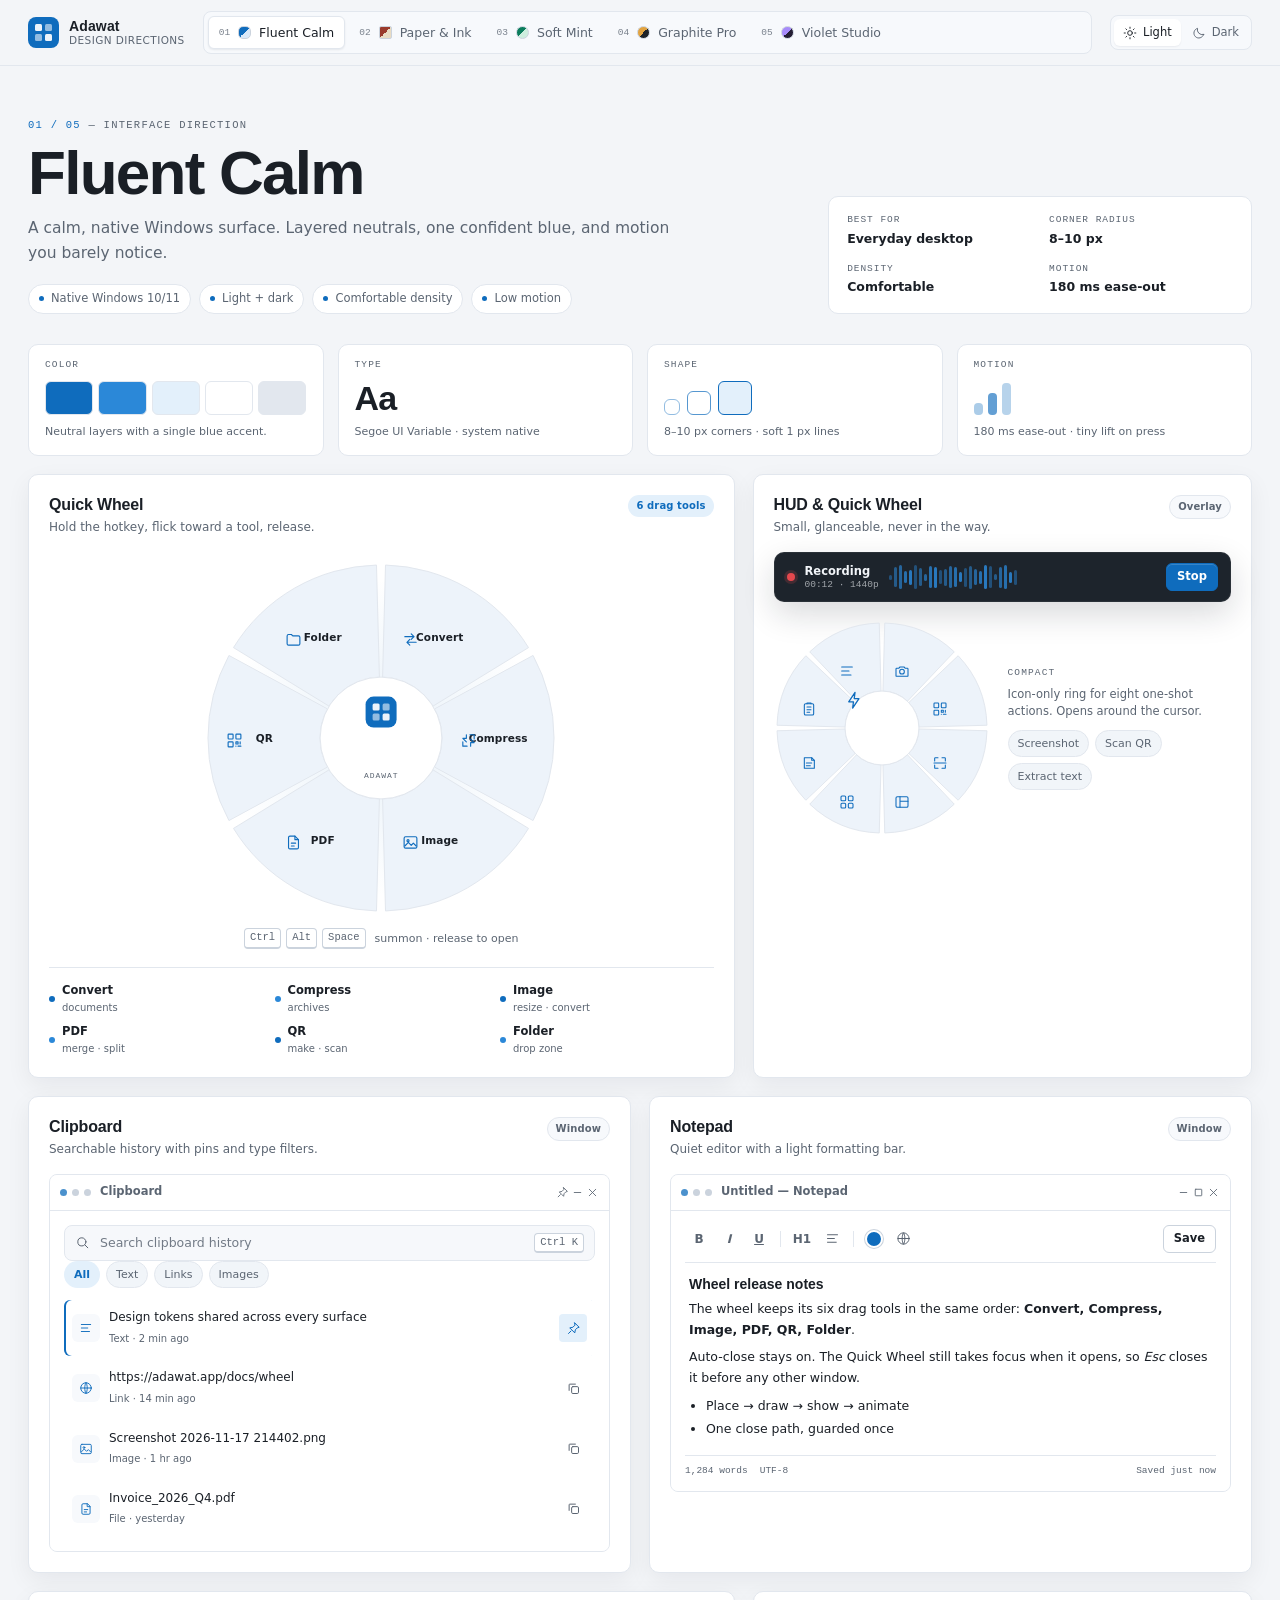
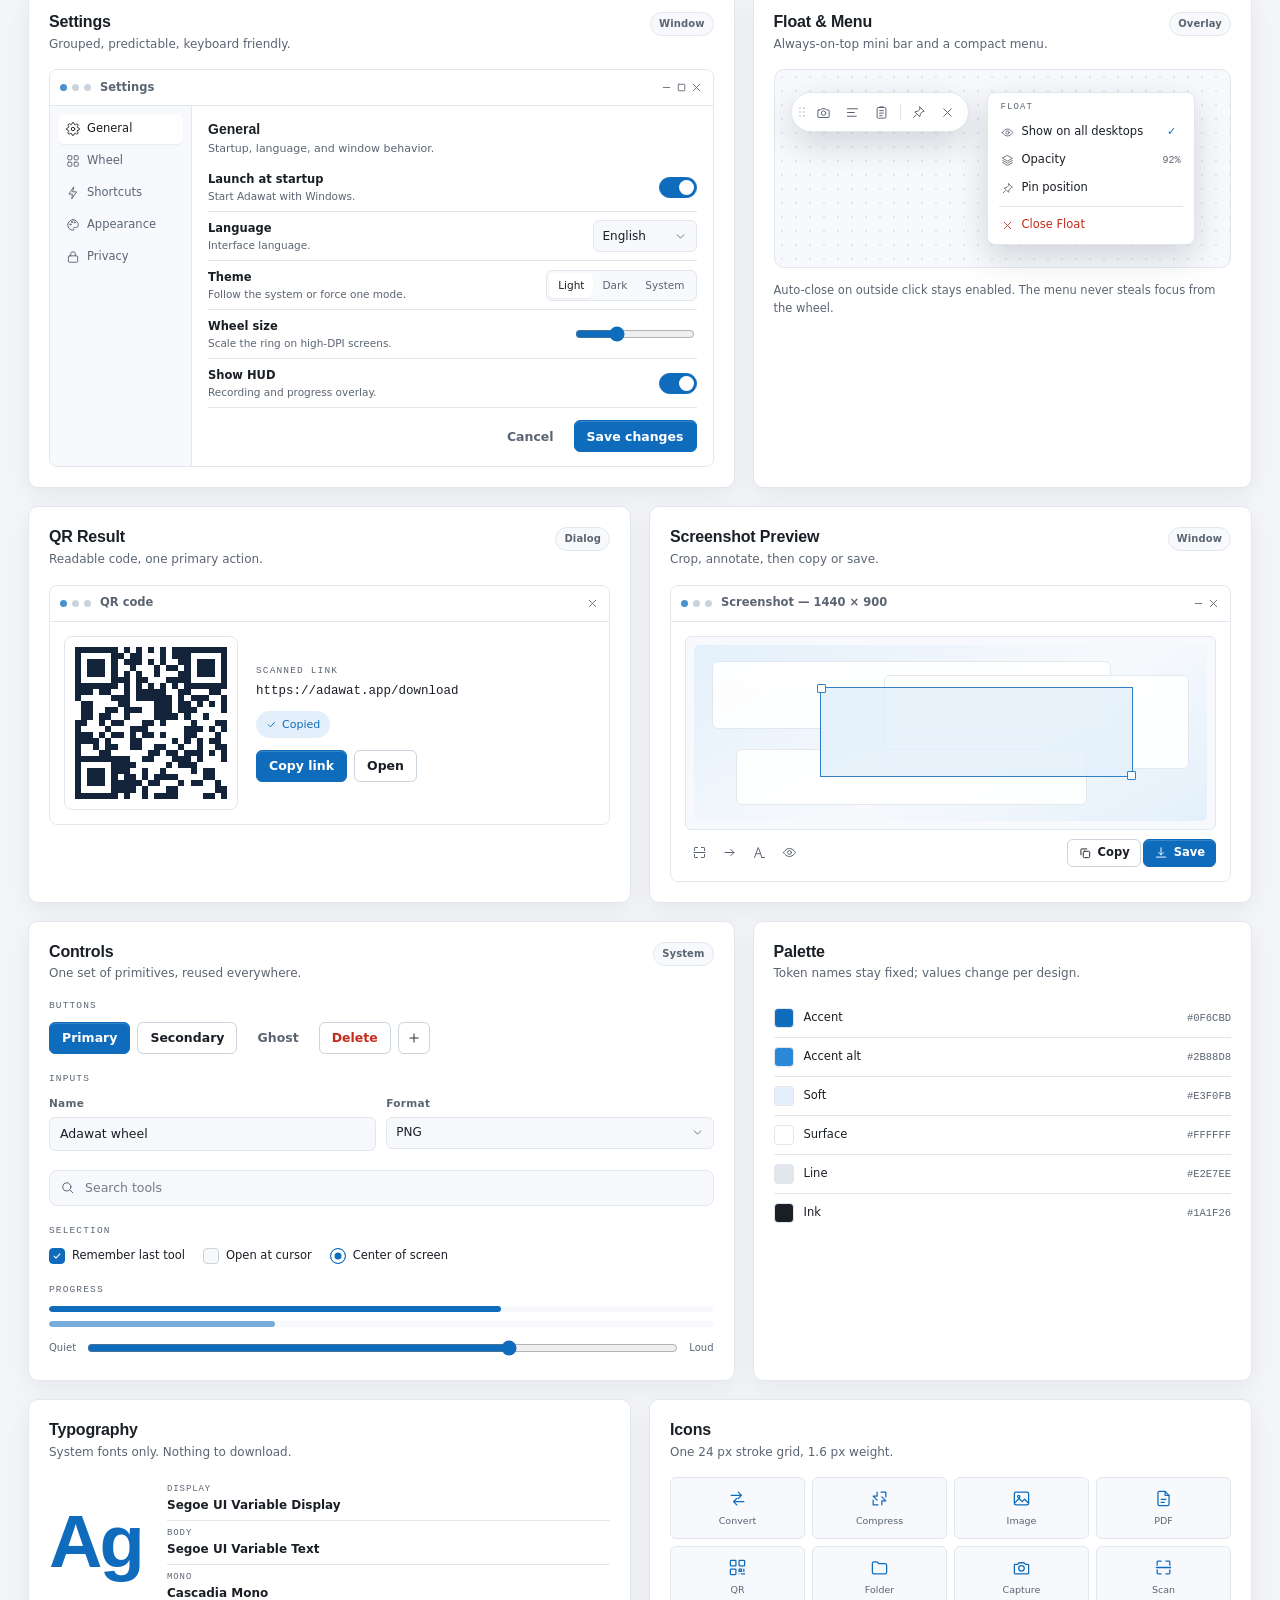
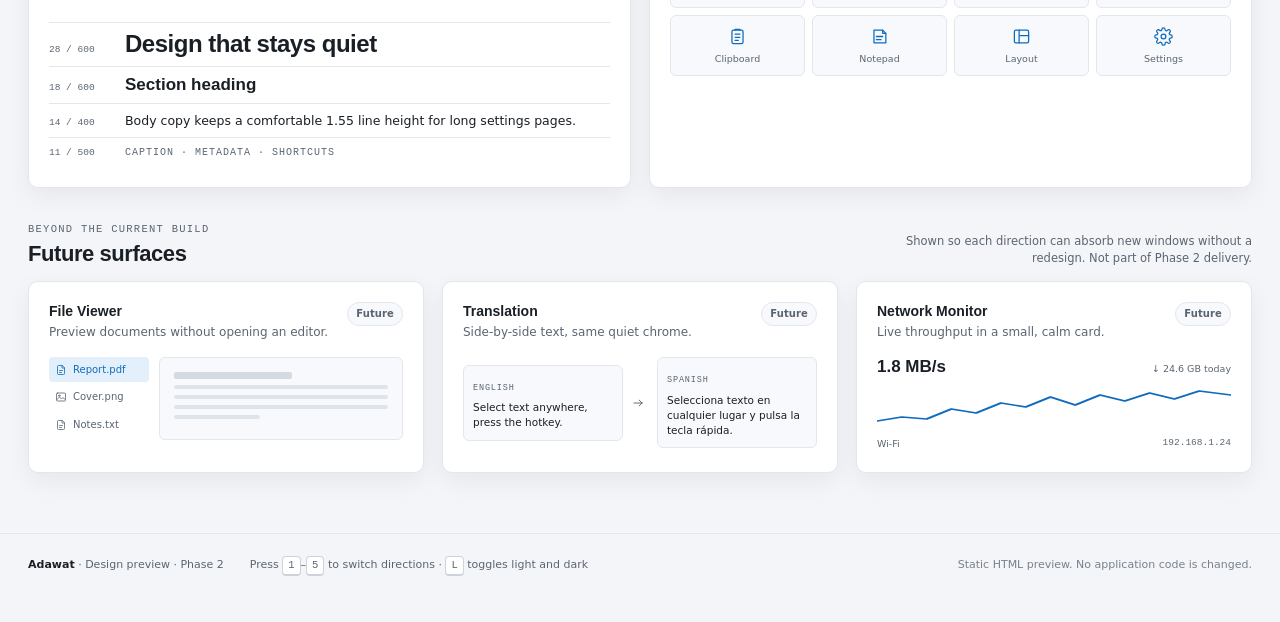
<file: Docs/design-preview/index.html>
<!doctype html>
<html lang="en" data-design="fluent" data-mode="light">
<head>
<meta charset="utf-8">
<meta name="viewport" content="width=device-width, initial-scale=1">
<title>Adawat — Five Design Directions</title>
<link rel="stylesheet" href="preview.css">
</head>
<body>

<svg class="sprite" aria-hidden="true" focusable="false">
  <symbol id="i-convert" viewBox="0 0 24 24"><path d="M4 8h13m0 0-4-4m4 4-4 4M20 16H7m0 0 4 4m-4-4 4-4"/></symbol>
  <symbol id="i-compress" viewBox="0 0 24 24"><path d="M9 4v5H4M15 20v-5h5M4 9l5 5M20 15l-5-5M14 4h6v6M10 20H4v-6"/></symbol>
  <symbol id="i-image" viewBox="0 0 24 24"><rect x="3" y="4" width="18" height="16" rx="2"/><circle cx="8.5" cy="9.5" r="1.5"/><path d="m4 17 5-5 4 4 3-3 4 4"/></symbol>
  <symbol id="i-file" viewBox="0 0 24 24"><path d="M14 3H7a2 2 0 0 0-2 2v14a2 2 0 0 0 2 2h10a2 2 0 0 0 2-2V8z"/><path d="M14 3v5h5M9 13h6M9 17h4"/></symbol>
  <symbol id="i-qr" viewBox="0 0 24 24"><rect x="3" y="3" width="7" height="7" rx="1"/><rect x="14" y="3" width="7" height="7" rx="1"/><rect x="3" y="14" width="7" height="7" rx="1"/><path d="M14 14h3v3h-3zM20 14v3M17 20h4M14 20h.01"/></symbol>
  <symbol id="i-folder" viewBox="0 0 24 24"><path d="M3 7a2 2 0 0 1 2-2h4l2 2h8a2 2 0 0 1 2 2v9a2 2 0 0 1-2 2H5a2 2 0 0 1-2-2z"/></symbol>
  <symbol id="i-camera" viewBox="0 0 24 24"><path d="M4 8h3l2-2h6l2 2h3a1 1 0 0 1 1 1v10a1 1 0 0 1-1 1H4a1 1 0 0 1-1-1V9a1 1 0 0 1 1-1z"/><circle cx="12" cy="13" r="3.5"/></symbol>
  <symbol id="i-scan" viewBox="0 0 24 24"><path d="M4 9V5a1 1 0 0 1 1-1h4M20 9V5a1 1 0 0 0-1-1h-4M4 15v4a1 1 0 0 0 1 1h4M20 15v4a1 1 0 0 1-1 1h-4M3 12h18"/></symbol>
  <symbol id="i-layout" viewBox="0 0 24 24"><rect x="3" y="4" width="18" height="16" rx="2"/><path d="M9 4v16M9 11h12"/></symbol>
  <symbol id="i-grid" viewBox="0 0 24 24"><rect x="3" y="3" width="7" height="7" rx="1.5"/><rect x="14" y="3" width="7" height="7" rx="1.5"/><rect x="3" y="14" width="7" height="7" rx="1.5"/><rect x="14" y="14" width="7" height="7" rx="1.5"/></symbol>
  <symbol id="i-note" viewBox="0 0 24 24"><path d="M5 4h11l4 4v12H5z"/><path d="M16 4v4h4M8 12h8M8 16h6"/></symbol>
  <symbol id="i-clipboard" viewBox="0 0 24 24"><rect x="5" y="4" width="14" height="17" rx="2"/><path d="M9 4V3h6v1M9 9h6M9 13h6M9 17h4"/></symbol>
  <symbol id="i-text" viewBox="0 0 24 24"><path d="M4 6h16M4 12h11M4 18h14"/></symbol>
  <symbol id="i-settings" viewBox="0 0 24 24"><circle cx="12" cy="12" r="3"/><path d="M19.4 15a1.7 1.7 0 0 0 .3 1.9l.1.1a2 2 0 1 1-2.8 2.8l-.1-.1a1.7 1.7 0 0 0-1.9-.3 1.7 1.7 0 0 0-1 1.5V21a2 2 0 1 1-4 0v-.1a1.7 1.7 0 0 0-1.1-1.5 1.7 1.7 0 0 0-1.9.3l-.1.1a2 2 0 1 1-2.8-2.8l.1-.1a1.7 1.7 0 0 0 .3-1.9 1.7 1.7 0 0 0-1.5-1H3a2 2 0 1 1 0-4h.1a1.7 1.7 0 0 0 1.5-1.1 1.7 1.7 0 0 0-.3-1.9l-.1-.1a2 2 0 1 1 2.8-2.8l.1.1a1.7 1.7 0 0 0 1.9.3H9a1.7 1.7 0 0 0 1-1.5V3a2 2 0 1 1 4 0v.1a1.7 1.7 0 0 0 1 1.5 1.7 1.7 0 0 0 1.9-.3l.1-.1a2 2 0 1 1 2.8 2.8l-.1.1a1.7 1.7 0 0 0-.3 1.9V9a1.7 1.7 0 0 0 1.5 1H21a2 2 0 1 1 0 4h-.1a1.7 1.7 0 0 0-1.5 1z"/></symbol>
  <symbol id="i-search" viewBox="0 0 24 24"><circle cx="11" cy="11" r="6.5"/><path d="m16 16 4.5 4.5"/></symbol>
  <symbol id="i-close" viewBox="0 0 24 24"><path d="M6 6l12 12M18 6 6 18"/></symbol>
  <symbol id="i-min" viewBox="0 0 24 24"><path d="M6 12h12"/></symbol>
  <symbol id="i-max" viewBox="0 0 24 24"><rect x="6" y="6" width="12" height="12" rx="1"/></symbol>
  <symbol id="i-check" viewBox="0 0 24 24"><path d="m5 12.5 4.5 4.5L19 7"/></symbol>
  <symbol id="i-chevron" viewBox="0 0 24 24"><path d="m9 6 6 6-6 6"/></symbol>
  <symbol id="i-sun" viewBox="0 0 24 24"><circle cx="12" cy="12" r="4"/><path d="M12 2v2M12 20v2M2 12h2M20 12h2M4.9 4.9l1.4 1.4M17.7 17.7l1.4 1.4M19.1 4.9l-1.4 1.4M6.3 17.7l-1.4 1.4"/></symbol>
  <symbol id="i-moon" viewBox="0 0 24 24"><path d="M20 14.5A8.5 8.5 0 0 1 9.5 4 8.5 8.5 0 1 0 20 14.5z"/></symbol>
  <symbol id="i-copy" viewBox="0 0 24 24"><rect x="9" y="9" width="11" height="11" rx="2"/><path d="M15 5H6a1 1 0 0 0-1 1v9"/></symbol>
  <symbol id="i-pin" viewBox="0 0 24 24"><path d="m14 3 7 7-3 1-3 3-1 5-3-3-5-5 5-1 3-3zM8 16l-4 4"/></symbol>
  <symbol id="i-spark" viewBox="0 0 24 24"><path d="M12 3l2.2 6.2L20 11l-5.8 1.8L12 19l-2.2-6.2L4 11l5.8-1.8z"/></symbol>
  <symbol id="i-globe" viewBox="0 0 24 24"><circle cx="12" cy="12" r="9"/><path d="M3 12h18M12 3c3 3.5 3 14.5 0 18M12 3c-3 3.5-3 14.5 0 18"/></symbol>
  <symbol id="i-monitor" viewBox="0 0 24 24"><rect x="3" y="4" width="18" height="12" rx="2"/><path d="M9 20h6M12 16v4"/></symbol>
  <symbol id="i-eye" viewBox="0 0 24 24"><path d="M2.5 12S6 5.5 12 5.5 21.5 12 21.5 12 18 18.5 12 18.5 2.5 12 2.5 12z"/><circle cx="12" cy="12" r="3"/></symbol>
  <symbol id="i-lock" viewBox="0 0 24 24"><rect x="4" y="10" width="16" height="11" rx="2"/><path d="M8 10V7a4 4 0 0 1 8 0v3"/></symbol>
  <symbol id="i-plus" viewBox="0 0 24 24"><path d="M12 5v14M5 12h14"/></symbol>
  <symbol id="i-trash" viewBox="0 0 24 24"><path d="M4 7h16M9 7V5h6v2M6 7l1 13h10l1-13M10 11v5M14 11v5"/></symbol>
  <symbol id="i-download" viewBox="0 0 24 24"><path d="M12 3v12m0 0 4-4m-4 4-4-4M4 19h16"/></symbol>
  <symbol id="i-share" viewBox="0 0 24 24"><circle cx="18" cy="5" r="2.5"/><circle cx="6" cy="12" r="2.5"/><circle cx="18" cy="19" r="2.5"/><path d="m8.3 10.8 7.4-4.3M8.3 13.2l7.4 4.3"/></symbol>
  <symbol id="i-palette" viewBox="0 0 24 24"><path d="M12 3a9 9 0 1 0 0 18c1.7 0 2-1.3 1.2-2.2-.9-1 .1-2.8 1.6-2.8H18a3 3 0 0 0 3-3A9 9 0 0 0 12 3z"/><circle cx="7.5" cy="11" r="1"/><circle cx="10" cy="7" r="1"/><circle cx="15" cy="7.5" r="1"/></symbol>
  <symbol id="i-type" viewBox="0 0 24 24"><path d="M4 20 10 4l6 16M6.5 14h7M16 20h4"/></symbol>
  <symbol id="i-bolt" viewBox="0 0 24 24"><path d="M13 2 5 14h6l-1 8 8-12h-6z"/></symbol>
  <symbol id="i-layers" viewBox="0 0 24 24"><path d="m12 3 9 5-9 5-9-5zM3 12l9 5 9-5M3 16l9 5 9-5"/></symbol>
  <symbol id="i-clock" viewBox="0 0 24 24"><circle cx="12" cy="12" r="9"/><path d="M12 7v5l3 2"/></symbol>
  <symbol id="i-arrow" viewBox="0 0 24 24"><path d="M5 12h14m0 0-5-5m5 5-5 5"/></symbol>
</svg>

<header class="topbar">
  <div class="brand">
    <span class="brand__mark" aria-hidden="true"><i></i><i></i><i></i><i></i></span>
    <span class="brand__text"><strong>Adawat</strong><small>Design directions</small></span>
  </div>
  <nav class="switcher" id="switcher" aria-label="Choose a design direction"></nav>
  <div class="mode-switch" role="group" aria-label="Color mode">
    <button type="button" class="mode-btn" data-mode-btn="light"><svg class="ico"><use href="#i-sun"></use></svg><span>Light</span></button>
    <button type="button" class="mode-btn" data-mode-btn="dark"><svg class="ico"><use href="#i-moon"></use></svg><span>Dark</span></button>
  </div>
</header>

<main>
  <section class="intro">
    <div class="intro__lead">
      <p class="eyebrow"><span id="introIndex">01 / 05</span> — Interface direction</p>
      <h1 id="designName">Fluent Calm</h1>
      <p class="tagline" id="designTagline"></p>
      <ul class="traits" id="designTraits"></ul>
    </div>
    <dl class="meta" id="designMeta"></dl>
  </section>

  <section class="lang" aria-label="Design language">
    <article class="lang__card">
      <span class="lang__label">Color</span>
      <div class="swatches" aria-hidden="true">
        <i style="background:var(--accent)"></i>
        <i style="background:var(--accent-2)"></i>
        <i style="background:var(--accent-soft)"></i>
        <i style="background:var(--surface)"></i>
        <i style="background:var(--line)"></i>
      </div>
      <p class="lang__note" id="langColor"></p>
    </article>
    <article class="lang__card">
      <span class="lang__label">Type</span>
      <div class="lang__type" id="langType">Aa</div>
      <p class="lang__note" id="langTypeNote"></p>
    </article>
    <article class="lang__card">
      <span class="lang__label">Shape</span>
      <div class="shape-demo" aria-hidden="true"><span></span><span></span><span></span></div>
      <p class="lang__note" id="langShape"></p>
    </article>
    <article class="lang__card">
      <span class="lang__label">Motion</span>
      <div class="motion-demo" aria-hidden="true"><i></i><i></i><i></i></div>
      <p class="lang__note" id="langMotion"></p>
    </article>
  </section>

  <section class="board" aria-label="Interface surfaces">

    <!-- WHEEL -->
    <article class="panel span-7 panel--wheel">
      <header class="panel__head">
        <div>
          <h2>Quick Wheel</h2>
          <p>Hold the hotkey, flick toward a tool, release.</p>
        </div>
        <span class="badge">6 drag tools</span>
      </header>
      <div class="wheel-stage">
        <div class="wheel-halo" aria-hidden="true"></div>
        <div class="wheel" data-wheel="main" data-size="356" role="group" aria-label="Quick Wheel preview"></div>
      </div>
      <div class="wheel-hint"><kbd>Ctrl</kbd><kbd>Alt</kbd><kbd>Space</kbd><span>summon · release to open</span></div>
      <ul class="legend">
        <li><i style="background:var(--accent)"></i>Convert<small>documents</small></li>
        <li><i style="background:var(--accent-2)"></i>Compress<small>archives</small></li>
        <li><i style="background:var(--accent)"></i>Image<small>resize · convert</small></li>
        <li><i style="background:var(--accent-2)"></i>PDF<small>merge · split</small></li>
        <li><i style="background:var(--accent)"></i>QR<small>make · scan</small></li>
        <li><i style="background:var(--accent-2)"></i>Folder<small>drop zone</small></li>
      </ul>
    </article>

    <!-- HUD + QUICK WHEEL -->
    <article class="panel span-5">
      <header class="panel__head">
        <div>
          <h2>HUD &amp; Quick Wheel</h2>
          <p>Small, glanceable, never in the way.</p>
        </div>
        <span class="badge badge--ghost">Overlay</span>
      </header>
      <div class="hud-mock">
        <span class="hud__rec" aria-hidden="true"></span>
        <div class="hud__copy"><strong>Recording</strong><small>00:12 · 1440p</small></div>
        <div class="hud__wave" aria-hidden="true"></div>
        <button type="button" class="btn btn--sm btn--accent" data-toast="HUD · stop recording">Stop</button>
      </div>
      <div class="quickwheel-wrap">
        <div class="wheel" data-wheel="quick" data-size="216" role="group" aria-label="Quick Wheel compact preview"></div>
        <div class="quickwheel-copy">
          <span class="kicker">Compact</span>
          <p>Icon-only ring for eight one-shot actions. Opens around the cursor.</p>
          <div class="chip-row">
            <span class="chip">Screenshot</span><span class="chip">Scan QR</span><span class="chip">Extract text</span>
          </div>
        </div>
      </div>
    </article>

    <!-- CLIPBOARD -->
    <article class="panel span-6">
      <header class="panel__head">
        <div><h2>Clipboard</h2><p>Searchable history with pins and type filters.</p></div>
        <span class="badge badge--ghost">Window</span>
      </header>
      <div class="win">
        <div class="win__bar">
          <div class="win__dots" aria-hidden="true"><i></i><i></i><i></i></div>
          <span class="win__title">Clipboard</span>
          <div class="win__actions" aria-hidden="true">
            <svg class="ico"><use href="#i-pin"></use></svg><svg class="ico"><use href="#i-min"></use></svg><svg class="ico"><use href="#i-close"></use></svg>
          </div>
        </div>
        <div class="win__body">
          <label class="search">
            <svg class="ico" aria-hidden="true"><use href="#i-search"></use></svg>
            <input id="clipSearch" type="search" placeholder="Search clipboard history" autocomplete="off">
            <kbd>Ctrl K</kbd>
          </label>
          <div class="chip-row" data-segmented>
            <button type="button" class="chip is-on">All</button>
            <button type="button" class="chip">Text</button>
            <button type="button" class="chip">Links</button>
            <button type="button" class="chip">Images</button>
          </div>
          <ul class="clip-list" id="clipList">
            <li class="clip-item" data-text="design tokens shared across every surface">
              <span class="clip-item__ico"><svg class="ico"><use href="#i-text"></use></svg></span>
              <div class="clip-item__body"><p>Design tokens shared across every surface</p><small>Text · 2 min ago</small></div>
              <button type="button" class="icon-btn is-on" aria-label="Unpin item" data-toast="Item unpinned"><svg class="ico"><use href="#i-pin"></use></svg></button>
            </li>
            <li class="clip-item" data-text="https://adawat.app/docs/wheel">
              <span class="clip-item__ico"><svg class="ico"><use href="#i-globe"></use></svg></span>
              <div class="clip-item__body"><p>https://adawat.app/docs/wheel</p><small>Link · 14 min ago</small></div>
              <button type="button" class="icon-btn" aria-label="Copy item" data-toast="Copied to clipboard"><svg class="ico"><use href="#i-copy"></use></svg></button>
            </li>
            <li class="clip-item" data-text="Screenshot 2026-11-17 214402.png">
              <span class="clip-item__ico"><svg class="ico"><use href="#i-image"></use></svg></span>
              <div class="clip-item__body"><p>Screenshot 2026-11-17 214402.png</p><small>Image · 1 hr ago</small></div>
              <button type="button" class="icon-btn" aria-label="Copy item" data-toast="Copied to clipboard"><svg class="ico"><use href="#i-copy"></use></svg></button>
            </li>
            <li class="clip-item" data-text="Invoice_2026_Q4.pdf">
              <span class="clip-item__ico"><svg class="ico"><use href="#i-file"></use></svg></span>
              <div class="clip-item__body"><p>Invoice_2026_Q4.pdf</p><small>File · yesterday</small></div>
              <button type="button" class="icon-btn" aria-label="Copy item" data-toast="Copied to clipboard"><svg class="ico"><use href="#i-copy"></use></svg></button>
            </li>
          </ul>
          <p class="empty" id="clipEmpty" hidden>No matches in this filter.</p>
        </div>
      </div>
    </article>

    <!-- NOTEPAD -->
    <article class="panel span-6">
      <header class="panel__head">
        <div><h2>Notepad</h2><p>Quiet editor with a light formatting bar.</p></div>
        <span class="badge badge--ghost">Window</span>
      </header>
      <div class="win">
        <div class="win__bar">
          <div class="win__dots" aria-hidden="true"><i></i><i></i><i></i></div>
          <span class="win__title">Untitled — Notepad</span>
          <div class="win__actions" aria-hidden="true">
            <svg class="ico"><use href="#i-min"></use></svg><svg class="ico"><use href="#i-max"></use></svg><svg class="ico"><use href="#i-close"></use></svg>
          </div>
        </div>
        <div class="win__body">
          <div class="editor-bar">
            <button type="button" class="icon-btn" data-toast="Bold">B</button>
            <button type="button" class="icon-btn" data-toast="Italic"><em>I</em></button>
            <button type="button" class="icon-btn" data-toast="Underline"><u>U</u></button>
            <span class="editor-bar__sep"></span>
            <button type="button" class="icon-btn" data-toast="Heading">H1</button>
            <button type="button" class="icon-btn" data-toast="Bulleted list"><svg class="ico"><use href="#i-text"></use></svg></button>
            <span class="editor-bar__sep"></span>
            <span class="swatch-dot" title="Highlight color"></span>
            <button type="button" class="icon-btn" data-toast="Insert link"><svg class="ico"><use href="#i-globe"></use></svg></button>
            <span class="spacer"></span>
            <button type="button" class="btn btn--sm" data-toast="Saved to disk">Save</button>
          </div>
          <div class="editor" contenteditable="true" spellcheck="false">
            <h3>Wheel release notes</h3>
            <p>The wheel keeps its six drag tools in the same order: <strong>Convert, Compress, Image, PDF, QR, Folder</strong>.</p>
            <p>Auto-close stays on. The Quick Wheel still takes focus when it opens, so <em>Esc</em> closes it before any other window.</p>
            <ul><li>Place → draw → show → animate</li><li>One close path, guarded once</li></ul>
          </div>
          <div class="editor-foot"><span>1,284 words</span><span>UTF-8</span><span class="spacer"></span><span>Saved just now</span></div>
        </div>
      </div>
    </article>

    <!-- SETTINGS -->
    <article class="panel span-7">
      <header class="panel__head">
        <div><h2>Settings</h2><p>Grouped, predictable, keyboard friendly.</p></div>
        <span class="badge badge--ghost">Window</span>
      </header>
      <div class="win win--settings">
        <div class="win__bar">
          <div class="win__dots" aria-hidden="true"><i></i><i></i><i></i></div>
          <span class="win__title">Settings</span>
          <div class="win__actions" aria-hidden="true"><svg class="ico"><use href="#i-min"></use></svg><svg class="ico"><use href="#i-max"></use></svg><svg class="ico"><use href="#i-close"></use></svg></div>
        </div>
        <div class="settings">
          <nav class="settings__nav" aria-label="Settings sections">
            <button type="button" class="settings__tab is-on"><svg class="ico"><use href="#i-settings"></use></svg>General</button>
            <button type="button" class="settings__tab"><svg class="ico"><use href="#i-grid"></use></svg>Wheel</button>
            <button type="button" class="settings__tab"><svg class="ico"><use href="#i-bolt"></use></svg>Shortcuts</button>
            <button type="button" class="settings__tab"><svg class="ico"><use href="#i-palette"></use></svg>Appearance</button>
            <button type="button" class="settings__tab"><svg class="ico"><use href="#i-lock"></use></svg>Privacy</button>
          </nav>
          <div class="settings__main">
            <h3>General</h3>
            <p class="settings__sub">Startup, language, and window behavior.</p>
            <div class="setting">
              <div><strong>Launch at startup</strong><small>Start Adawat with Windows.</small></div>
              <button type="button" class="toggle is-on" role="switch" aria-checked="true"><i></i></button>
            </div>
            <div class="setting">
              <div><strong>Language</strong><small>Interface language.</small></div>
              <div class="select"><span>English</span><svg class="ico"><use href="#i-chevron"></use></svg></div>
            </div>
            <div class="setting">
              <div><strong>Theme</strong><small>Follow the system or force one mode.</small></div>
              <div class="segmented" data-segmented>
                <button type="button" class="is-on">Light</button>
                <button type="button">Dark</button>
                <button type="button">System</button>
              </div>
            </div>
            <div class="setting">
              <div><strong>Wheel size</strong><small>Scale the ring on high-DPI screens.</small></div>
              <input class="range" type="range" min="80" max="140" value="100" aria-label="Wheel size">
            </div>
            <div class="setting">
              <div><strong>Show HUD</strong><small>Recording and progress overlay.</small></div>
              <button type="button" class="toggle is-on" role="switch" aria-checked="true"><i></i></button>
            </div>
            <div class="settings__foot">
              <button type="button" class="btn btn--ghost" data-toast="Changes discarded">Cancel</button>
              <button type="button" class="btn btn--accent" data-toast="Settings saved">Save changes</button>
            </div>
          </div>
        </div>
      </div>
    </article>

    <!-- FLOAT + MENU -->
    <article class="panel span-5">
      <header class="panel__head">
        <div><h2>Float &amp; Menu</h2><p>Always-on-top mini bar and a compact menu.</p></div>
        <span class="badge badge--ghost">Overlay</span>
      </header>
      <div class="float-stage">
        <div class="float-bar">
          <span class="float-bar__grip" aria-hidden="true"><i></i><i></i><i></i><i></i><i></i><i></i></span>
          <button type="button" class="icon-btn" data-toast="Float · screenshot"><svg class="ico"><use href="#i-camera"></use></svg></button>
          <button type="button" class="icon-btn" data-toast="Float · extract text"><svg class="ico"><use href="#i-text"></use></svg></button>
          <button type="button" class="icon-btn" data-toast="Float · clipboard"><svg class="ico"><use href="#i-clipboard"></use></svg></button>
          <span class="float-bar__sep"></span>
          <button type="button" class="icon-btn" data-toast="Float · pin"><svg class="ico"><use href="#i-pin"></use></svg></button>
          <button type="button" class="icon-btn" data-toast="Float · close"><svg class="ico"><use href="#i-close"></use></svg></button>
        </div>
        <div class="menu">
          <span class="menu__label">Float</span>
          <button type="button" class="menu__item" data-toast="Float · shown on all desktops"><svg class="ico"><use href="#i-eye"></use></svg>Show on all desktops<kbd>✓</kbd></button>
          <button type="button" class="menu__item" data-toast="Float · opacity"><svg class="ico"><use href="#i-layers"></use></svg>Opacity<span class="menu__val">92%</span></button>
          <button type="button" class="menu__item" data-toast="Float · position pinned"><svg class="ico"><use href="#i-pin"></use></svg>Pin position</button>
          <span class="menu__sep"></span>
          <button type="button" class="menu__item menu__item--danger" data-toast="Float · closed"><svg class="ico"><use href="#i-close"></use></svg>Close Float</button>
        </div>
      </div>
      <p class="footnote">Auto-close on outside click stays enabled. The menu never steals focus from the wheel.</p>
    </article>

    <!-- QR -->
    <article class="panel span-6">
      <header class="panel__head">
        <div><h2>QR Result</h2><p>Readable code, one primary action.</p></div>
        <span class="badge badge--ghost">Dialog</span>
      </header>
      <div class="win win--dialog">
        <div class="win__bar">
          <div class="win__dots" aria-hidden="true"><i></i><i></i><i></i></div>
          <span class="win__title">QR code</span>
          <div class="win__actions" aria-hidden="true"><svg class="ico"><use href="#i-close"></use></svg></div>
        </div>
        <div class="win__body qr-body">
          <div class="qr-frame"><div class="qr" id="qrGrid" role="img" aria-label="Sample QR code"></div></div>
          <div class="qr-copy">
            <span class="kicker">Scanned link</span>
            <p class="qr-url">https://adawat.app/download</p>
            <div class="chip-row"><span class="chip chip--ok"><svg class="ico"><use href="#i-check"></use></svg>Copied</span></div>
            <div class="btn-row">
              <button type="button" class="btn btn--accent" data-toast="Link copied">Copy link</button>
              <button type="button" class="btn" data-toast="Opening in browser">Open</button>
            </div>
          </div>
        </div>
      </div>
    </article>

    <!-- SCREENSHOT -->
    <article class="panel span-6">
      <header class="panel__head">
        <div><h2>Screenshot Preview</h2><p>Crop, annotate, then copy or save.</p></div>
        <span class="badge badge--ghost">Window</span>
      </header>
      <div class="win">
        <div class="win__bar">
          <div class="win__dots" aria-hidden="true"><i></i><i></i><i></i></div>
          <span class="win__title">Screenshot — 1440 × 900</span>
          <div class="win__actions" aria-hidden="true"><svg class="ico"><use href="#i-min"></use></svg><svg class="ico"><use href="#i-close"></use></svg></div>
        </div>
        <div class="win__body">
          <div class="shot">
            <div class="shot__scene" aria-hidden="true">
              <span class="shot__win shot__win--a"></span>
              <span class="shot__win shot__win--b"></span>
              <span class="shot__win shot__win--c"></span>
              <span class="shot__sel"></span>
            </div>
          </div>
          <div class="shot-bar">
            <button type="button" class="icon-btn" data-toast="Crop"><svg class="ico"><use href="#i-scan"></use></svg></button>
            <button type="button" class="icon-btn" data-toast="Arrow"><svg class="ico"><use href="#i-arrow"></use></svg></button>
            <button type="button" class="icon-btn" data-toast="Text"><svg class="ico"><use href="#i-type"></use></svg></button>
            <button type="button" class="icon-btn" data-toast="Blur"><svg class="ico"><use href="#i-eye"></use></svg></button>
            <span class="spacer"></span>
            <button type="button" class="btn btn--sm" data-toast="Copied to clipboard"><svg class="ico"><use href="#i-copy"></use></svg>Copy</button>
            <button type="button" class="btn btn--sm btn--accent" data-toast="Saved to Pictures"><svg class="ico"><use href="#i-download"></use></svg>Save</button>
          </div>
        </div>
      </div>
    </article>

    <!-- CONTROLS -->
    <article class="panel span-7">
      <header class="panel__head">
        <div><h2>Controls</h2><p>One set of primitives, reused everywhere.</p></div>
        <span class="badge badge--ghost">System</span>
      </header>
      <div class="controls">
        <div class="control-block">
          <span class="kicker">Buttons</span>
          <div class="btn-row">
            <button type="button" class="btn btn--accent" data-toast="Primary action">Primary</button>
            <button type="button" class="btn" data-toast="Secondary action">Secondary</button>
            <button type="button" class="btn btn--ghost" data-toast="Ghost action">Ghost</button>
            <button type="button" class="btn btn--danger" data-toast="Destructive action">Delete</button>
            <button type="button" class="btn btn--icon" aria-label="Add" data-toast="Add"><svg class="ico"><use href="#i-plus"></use></svg></button>
          </div>
        </div>
        <div class="control-block">
          <span class="kicker">Inputs</span>
          <div class="field-row">
            <label class="field"><span>Name</span><input type="text" value="Adawat wheel" autocomplete="off"></label>
            <label class="field"><span>Format</span><span class="select"><span>PNG</span><svg class="ico"><use href="#i-chevron"></use></svg></span></label>
          </div>
          <label class="search search--flat"><svg class="ico" aria-hidden="true"><use href="#i-search"></use></svg><input type="search" placeholder="Search tools" autocomplete="off"></label>
        </div>
        <div class="control-block">
          <span class="kicker">Selection</span>
          <div class="check-row">
            <label class="check"><input type="checkbox" checked><span class="check__box"><svg class="ico"><use href="#i-check"></use></svg></span>Remember last tool</label>
            <label class="check"><input type="checkbox"><span class="check__box"><svg class="ico"><use href="#i-check"></use></svg></span>Open at cursor</label>
            <label class="check"><input type="radio" name="anchor" checked><span class="check__box check__box--round"></span>Center of screen</label>
          </div>
        </div>
        <div class="control-block">
          <span class="kicker">Progress</span>
          <div class="progress"><i style="width:68%"></i></div>
          <div class="progress progress--indeterminate"><i></i></div>
          <div class="slider-row"><span>Quiet</span><input class="range" type="range" min="0" max="100" value="72" aria-label="Volume"><span>Loud</span></div>
        </div>
      </div>
    </article>

    <!-- PALETTE -->
    <article class="panel span-5">
      <header class="panel__head">
        <div><h2>Palette</h2><p>Token names stay fixed; values change per design.</p></div>
      </header>
      <ul class="tokens">
        <li><i style="background:var(--accent)"></i><span>Accent</span><code data-token="--accent">—</code></li>
        <li><i style="background:var(--accent-2)"></i><span>Accent alt</span><code data-token="--accent-2">—</code></li>
        <li><i style="background:var(--accent-soft)"></i><span>Soft</span><code data-token="--accent-soft">—</code></li>
        <li><i style="background:var(--surface)"></i><span>Surface</span><code data-token="--surface">—</code></li>
        <li><i style="background:var(--line)"></i><span>Line</span><code data-token="--line">—</code></li>
        <li><i style="background:var(--text)"></i><span>Ink</span><code data-token="--text">—</code></li>
      </ul>
    </article>

    <!-- TYPE -->
    <article class="panel span-6">
      <header class="panel__head">
        <div><h2>Typography</h2><p>System fonts only. Nothing to download.</p></div>
      </header>
      <div class="type-spec">
        <div class="type-spec__hero" aria-hidden="true">Ag</div>
        <div class="type-spec__names">
          <p><span>Display</span><strong id="typeDisplay">Segoe UI Variable Display</strong></p>
          <p><span>Body</span><strong id="typeBody">Segoe UI Variable Text</strong></p>
          <p><span>Mono</span><strong>Cascadia Mono</strong></p>
        </div>
      </div>
      <div class="scale">
        <div><span>28 / 600</span><p class="scale__display">Design that stays quiet</p></div>
        <div><span>18 / 600</span><p class="scale__title">Section heading</p></div>
        <div><span>14 / 400</span><p class="scale__body">Body copy keeps a comfortable 1.55 line height for long settings pages.</p></div>
        <div><span>11 / 500</span><p class="scale__caption">CAPTION · METADATA · SHORTCUTS</p></div>
      </div>
    </article>

    <!-- ICONS -->
    <article class="panel span-6">
      <header class="panel__head">
        <div><h2>Icons</h2><p>One 24 px stroke grid, 1.6 px weight.</p></div>
      </header>
      <div class="icon-grid">
        <span><svg class="ico"><use href="#i-convert"></use></svg><small>Convert</small></span>
        <span><svg class="ico"><use href="#i-compress"></use></svg><small>Compress</small></span>
        <span><svg class="ico"><use href="#i-image"></use></svg><small>Image</small></span>
        <span><svg class="ico"><use href="#i-file"></use></svg><small>PDF</small></span>
        <span><svg class="ico"><use href="#i-qr"></use></svg><small>QR</small></span>
        <span><svg class="ico"><use href="#i-folder"></use></svg><small>Folder</small></span>
        <span><svg class="ico"><use href="#i-camera"></use></svg><small>Capture</small></span>
        <span><svg class="ico"><use href="#i-scan"></use></svg><small>Scan</small></span>
        <span><svg class="ico"><use href="#i-clipboard"></use></svg><small>Clipboard</small></span>
        <span><svg class="ico"><use href="#i-note"></use></svg><small>Notepad</small></span>
        <span><svg class="ico"><use href="#i-layout"></use></svg><small>Layout</small></span>
        <span><svg class="ico"><use href="#i-settings"></use></svg><small>Settings</small></span>
      </div>
    </article>
  </section>

  <section class="future" aria-label="Future surfaces">
    <div class="future__head">
      <div>
        <p class="eyebrow">Beyond the current build</p>
        <h2>Future surfaces</h2>
      </div>
      <p class="future__note">Shown so each direction can absorb new windows without a redesign. Not part of Phase 2 delivery.</p>
    </div>
    <div class="future__grid">
      <article class="panel">
        <header class="panel__head">
          <div><h3>File Viewer</h3><p>Preview documents without opening an editor.</p></div>
          <span class="badge badge--ghost">Future</span>
        </header>
        <div class="mini-viewer">
          <div class="mini-viewer__list">
            <span class="is-on"><svg class="ico"><use href="#i-file"></use></svg>Report.pdf</span>
            <span><svg class="ico"><use href="#i-image"></use></svg>Cover.png</span>
            <span><svg class="ico"><use href="#i-file"></use></svg>Notes.txt</span>
          </div>
          <div class="mini-viewer__page"><i></i><i></i><i></i><i></i><i class="short"></i></div>
        </div>
      </article>
      <article class="panel">
        <header class="panel__head">
          <div><h3>Translation</h3><p>Side-by-side text, same quiet chrome.</p></div>
          <span class="badge badge--ghost">Future</span>
        </header>
        <div class="mini-translate">
          <div><span>English</span><p>Select text anywhere, press the hotkey.</p></div>
          <svg class="ico"><use href="#i-arrow"></use></svg>
          <div><span>Spanish</span><p>Selecciona texto en cualquier lugar y pulsa la tecla rápida.</p></div>
        </div>
      </article>
      <article class="panel">
        <header class="panel__head">
          <div><h3>Network Monitor</h3><p>Live throughput in a small, calm card.</p></div>
          <span class="badge badge--ghost">Future</span>
        </header>
        <div class="mini-net">
          <div class="mini-net__top"><strong>1.8 MB/s</strong><span>↓ 24.6 GB today</span></div>
          <svg viewBox="0 0 200 46" preserveAspectRatio="none" aria-hidden="true">
            <polyline points="0,36 14,32 28,34 42,24 56,28 70,18 84,22 98,12 112,20 126,10 140,16 154,8 168,14 182,6 200,10"/>
          </svg>
          <div class="mini-net__rows"><span>Wi-Fi</span><code>192.168.1.24</code></div>
        </div>
      </article>
    </div>
  </section>
</main>

<footer class="footer">
  <p><strong>Adawat</strong> · Design preview · Phase 2</p>
  <p>Press <kbd>1</kbd>–<kbd>5</kbd> to switch directions · <kbd>L</kbd> toggles light and dark</p>
  <p class="footer__muted">Static HTML preview. No application code is changed.</p>
</footer>

<div class="toast" id="toast" role="status" aria-live="polite"></div>
<script src="preview.js"></script>
</body>
</html>
</file>
<file: Docs/design-preview/preview.css>
/* ============================================================
   Adawat — Phase 2 design directions
   One shared DOM, five visual languages, light + dark.
   ============================================================ */

* { box-sizing: border-box; }

html {
  --font-ui: "Segoe UI Variable Text", "Segoe UI", system-ui, sans-serif;
  --font-display: "Segoe UI Variable Display", "Segoe UI Semibold", "Segoe UI", sans-serif;
  --font-serif: Georgia, "Times New Roman", serif;
  --font-mono: "Cascadia Mono", Consolas, "Courier New", monospace;
  --r-xs: 4px;
  --r-sm: 6px;
  --r-md: 8px;
  --r-lg: 10px;
  --r-xl: 14px;
  --r-pill: 999px;
  --pad: 20px;
  --dur: 180ms;
  --ease: cubic-bezier(.2, .7, .3, 1);
  --qr-ink: #15181d;
  --shadow: 0 8px 24px rgba(16, 24, 40, .06);
  --shadow-sm: 0 1px 2px rgba(16, 24, 40, .06);
  --shadow-float: 0 12px 32px rgba(16, 24, 40, .16);
  background: var(--bg);
  scroll-behavior: smooth;
}

/* ---------------- Fluent Calm ---------------- */
[data-design="fluent"] {
  --font-ui: "Segoe UI Variable Text", "Segoe UI", system-ui, sans-serif;
  --font-display: "Segoe UI Variable Display", "Segoe UI Semibold", "Segoe UI", sans-serif;
  --r-xs: 4px; --r-sm: 6px; --r-md: 8px; --r-lg: 10px; --r-xl: 14px;
  --pad: 20px;
  --dur: 180ms;
  --ease: cubic-bezier(.2, .7, .3, 1);
  --shadow: 0 8px 24px rgba(16, 24, 40, .06);
  --shadow-sm: 0 1px 2px rgba(16, 24, 40, .06);
  --qr-ink: #12233a;
}
[data-design="fluent"][data-mode="light"] {
  color-scheme: light;
  --bg: #f3f5f8;
  --surface: #ffffff;
  --surface-2: #f7f9fc;
  --field: #f6f8fb;
  --text: #1a1f26;
  --muted: #5b6572;
  --line: #e2e7ee;
  --line-strong: #cbd3dd;
  --accent: #0f6cbd;
  --accent-2: #2b88d8;
  --accent-soft: #e3f0fb;
  --on-accent: #ffffff;
  --danger: #c42b1c;
  --ok: #0f7b0f;
  --petal: #edf3fa;
  --petal-hover: #d9e9f9;
  --hub: #ffffff;
  --hud-bg: #1d242c;
  --chip-bg: #f1f5f9;
  --halo: radial-gradient(circle, rgba(15, 108, 189, .10), rgba(15, 108, 189, 0) 68%);
}
[data-design="fluent"][data-mode="dark"] {
  color-scheme: dark;
  --bg: #17191d;
  --surface: #212429;
  --surface-2: #272b31;
  --field: #2b3037;
  --text: #f0f3f7;
  --muted: #a2acb8;
  --line: #363c44;
  --line-strong: #4a525c;
  --accent: #5aa7ee;
  --accent-2: #7cc0ff;
  --accent-soft: #1e3a52;
  --on-accent: #08131f;
  --danger: #f08a7e;
  --ok: #6ccb6c;
  --petal: #2a2f36;
  --petal-hover: #364350;
  --hub: #1b1e22;
  --hud-bg: #0e1013;
  --chip-bg: #2b3037;
  --halo: radial-gradient(circle, rgba(90, 167, 238, .16), rgba(90, 167, 238, 0) 68%);
}

/* ---------------- Paper & Ink ---------------- */
[data-design="paper"] {
  --font-ui: "Segoe UI", "Segoe UI Variable Text", system-ui, sans-serif;
  --font-display: Georgia, "Times New Roman", serif;
  --r-xs: 1px; --r-sm: 2px; --r-md: 3px; --r-lg: 4px; --r-xl: 6px;
  --pad: 22px;
  --dur: 140ms;
  --ease: linear;
  --shadow: none;
  --shadow-sm: none;
  --shadow-float: 0 2px 0 rgba(0, 0, 0, .08);
  --qr-ink: #241f18;
}
[data-design="paper"][data-mode="light"] {
  color-scheme: light;
  --bg: #efe8d9;
  --surface: #fbf7ee;
  --surface-2: #f6f0e2;
  --field: #f7f2e6;
  --text: #241f18;
  --muted: #6a6154;
  --line: #ddd2bd;
  --line-strong: #c6b89e;
  --accent: #9a3b2c;
  --accent-2: #b45a3f;
  --accent-soft: #f0ded2;
  --on-accent: #fffaf2;
  --danger: #8c2f24;
  --ok: #4f6b3a;
  --petal: #f2ead9;
  --petal-hover: #e9dcc3;
  --hub: #fffdf7;
  --hud-bg: #2b251d;
  --chip-bg: #f2ecdf;
  --halo: radial-gradient(circle, rgba(154, 59, 44, .08), rgba(154, 59, 44, 0) 68%);
}
[data-design="paper"][data-mode="dark"] {
  color-scheme: dark;
  --bg: #1c1915;
  --surface: #26221c;
  --surface-2: #2d2821;
  --field: #332d25;
  --text: #ece3d3;
  --muted: #b1a691;
  --line: #453d32;
  --line-strong: #5c5243;
  --accent: #d98164;
  --accent-2: #e5a184;
  --accent-soft: #3b2a23;
  --on-accent: #1d130f;
  --danger: #e88a76;
  --ok: #9fbf7d;
  --petal: #302a22;
  --petal-hover: #3d3529;
  --hub: #221e19;
  --hud-bg: #12100d;
  --chip-bg: #302a22;
  --halo: radial-gradient(circle, rgba(217, 129, 100, .12), rgba(217, 129, 100, 0) 68%);
}

/* ---------------- Soft Mint ---------------- */
[data-design="mint"] {
  --font-ui: "Segoe UI Variable Text", "Segoe UI", system-ui, sans-serif;
  --font-display: "Segoe UI Variable Display", "Segoe UI Semibold", "Segoe UI", sans-serif;
  --r-xs: 6px; --r-sm: 10px; --r-md: 14px; --r-lg: 18px; --r-xl: 24px;
  --pad: 22px;
  --dur: 220ms;
  --ease: cubic-bezier(.2, .7, .3, 1);
  --shadow: 0 10px 26px rgba(13, 138, 101, .07);
  --shadow-sm: 0 1px 2px rgba(13, 138, 101, .08);
  --shadow-float: 0 14px 34px rgba(13, 138, 101, .18);
  --qr-ink: #0d3b2e;
}
[data-design="mint"][data-mode="light"] {
  color-scheme: light;
  --bg: #eef7f1;
  --surface: #ffffff;
  --surface-2: #f4fbf7;
  --field: #f1faf5;
  --text: #143329;
  --muted: #57786b;
  --line: #d5ece0;
  --line-strong: #b7dccb;
  --accent: #0b7d5c;
  --accent-2: #12996f;
  --accent-soft: #d9f3e6;
  --on-accent: #ffffff;
  --danger: #b3362b;
  --ok: #0b7d5c;
  --petal: #e6f6ee;
  --petal-hover: #cdeede;
  --hub: #ffffff;
  --hud-bg: #123b2e;
  --chip-bg: #e9f7f0;
  --halo: radial-gradient(circle, rgba(13, 138, 101, .12), rgba(13, 138, 101, 0) 68%);
}
[data-design="mint"][data-mode="dark"] {
  color-scheme: dark;
  --bg: #0d1b16;
  --surface: #14261e;
  --surface-2: #193027;
  --field: #1d372c;
  --text: #e7f7ef;
  --muted: #92b5a6;
  --line: #284a3b;
  --line-strong: #396651;
  --accent: #45d6a0;
  --accent-2: #7ee7bd;
  --accent-soft: #1b4234;
  --on-accent: #062018;
  --danger: #f08f84;
  --ok: #6fe0b4;
  --petal: #1b352a;
  --petal-hover: #244636;
  --hub: #10221b;
  --hud-bg: #07120e;
  --chip-bg: #1d372c;
  --halo: radial-gradient(circle, rgba(69, 214, 160, .16), rgba(69, 214, 160, 0) 68%);
}

/* ---------------- Graphite Pro ---------------- */
[data-design="graphite"] {
  --font-ui: "Segoe UI Variable Text", "Segoe UI", system-ui, sans-serif;
  --font-display: "Segoe UI Variable Display", "Segoe UI Semibold", "Segoe UI", sans-serif;
  --r-xs: 6px; --r-sm: 10px; --r-md: 14px; --r-lg: 18px; --r-xl: 20px;
  --pad: 16px;
  --dur: 120ms;
  --ease: linear;
  --shadow: none;
  --shadow-sm: none;
  --shadow-float: 0 10px 26px rgba(0, 0, 0, .4);
  --qr-ink: #111417;
}
[data-design="graphite"][data-mode="dark"] {
  color-scheme: dark;
  --bg: #0e1012;
  --surface: #16191c;
  --surface-2: #1b1f23;
  --field: #1e2328;
  --text: #e9ecef;
  --muted: #8d99a4;
  --line: #2a3036;
  --line-strong: #3d454e;
  --accent: #e2a33f;
  --accent-2: #f0bd66;
  --accent-soft: #32280f;
  --on-accent: #171207;
  --danger: #e06252;
  --ok: #55c08a;
  --petal: #1d2227;
  --petal-hover: #28313a;
  --hub: #111417;
  --hud-bg: #080a0b;
  --chip-bg: #20252a;
  --halo: radial-gradient(circle, rgba(226, 163, 63, .12), rgba(226, 163, 63, 0) 68%);
}
[data-design="graphite"][data-mode="light"] {
  color-scheme: light;
  --bg: #f1f2f4;
  --surface: #ffffff;
  --surface-2: #f6f7f9;
  --field: #f4f5f7;
  --text: #14171a;
  --muted: #5c6873;
  --line: #dde0e4;
  --line-strong: #c3c9d0;
  --accent: #9a620f;
  --accent-2: #c98a2a;
  --accent-soft: #f6ead2;
  --on-accent: #ffffff;
  --danger: #b3352a;
  --ok: #237a52;
  --petal: #eef0f3;
  --petal-hover: #e2e6ea;
  --hub: #ffffff;
  --hud-bg: #16191c;
  --chip-bg: #f0f2f4;
  --halo: radial-gradient(circle, rgba(169, 108, 18, .10), rgba(169, 108, 18, 0) 68%);
}

/* ---------------- Violet Studio ---------------- */
[data-design="violet"] {
  --font-ui: "Segoe UI Variable Text", "Segoe UI", system-ui, sans-serif;
  --font-display: "Segoe UI Variable Display", "Segoe UI Semibold", "Segoe UI", sans-serif;
  --r-xs: 6px; --r-sm: 9px; --r-md: 12px; --r-lg: 16px; --r-xl: 20px;
  --pad: 22px;
  --dur: 200ms;
  --ease: cubic-bezier(.2, .7, .3, 1);
  --shadow: 0 10px 30px rgba(46, 27, 94, .10);
  --shadow-sm: 0 1px 3px rgba(46, 27, 94, .10);
  --shadow-float: 0 16px 38px rgba(23, 12, 52, .3);
  --qr-ink: #241a3d;
}
[data-design="violet"][data-mode="dark"] {
  color-scheme: dark;
  --bg: #12101a;
  --surface: #1a1625;
  --surface-2: #201b2e;
  --field: #241e33;
  --text: #f1edfa;
  --muted: #a79fbe;
  --line: #312a45;
  --line-strong: #473d61;
  --accent: #a78bfa;
  --accent-2: #c4b0ff;
  --accent-soft: #2c2343;
  --on-accent: #170f2b;
  --danger: #f0728c;
  --ok: #63d3b1;
  --petal: #241e34;
  --petal-hover: #302846;
  --hub: #171220;
  --hud-bg: #0b0910;
  --chip-bg: #251f36;
  --halo: radial-gradient(circle, rgba(167, 139, 250, .18), rgba(167, 139, 250, 0) 68%);
}
[data-design="violet"][data-mode="light"] {
  color-scheme: light;
  --bg: #f5f2fb;
  --surface: #ffffff;
  --surface-2: #faf8fe;
  --field: #f7f4fd;
  --text: #211a32;
  --muted: #6e6584;
  --line: #e6dff4;
  --line-strong: #cfc4e6;
  --accent: #6b4ccb;
  --accent-2: #8a6ce0;
  --accent-soft: #ebe4fb;
  --on-accent: #ffffff;
  --danger: #b93b56;
  --ok: #2c8a6d;
  --petal: #f1ecfb;
  --petal-hover: #e4d9fa;
  --hub: #ffffff;
  --hud-bg: #1b1428;
  --chip-bg: #f3eefc;
  --halo: radial-gradient(circle, rgba(107, 76, 203, .12), rgba(107, 76, 203, 0) 68%);
}

/* ============================================================
   Base
   ============================================================ */

body {
  margin: 0;
  background: var(--bg);  color: var(--text);
  font: 400 14px/1.55 var(--font-ui);
  -webkit-font-smoothing: antialiased;
  text-rendering: optimizeLegibility;
  transition: background-color var(--dur) var(--ease), color var(--dur) var(--ease);
}

.sprite { position: absolute; width: 0; height: 0; overflow: hidden; }

h1, h2, h3, p, ul, dl, dd { margin: 0; }
ul { list-style: none; padding: 0; }
button, input { font: inherit; color: inherit; }
button { cursor: pointer; }

.ico {
  width: 16px;
  height: 16px;
  flex: none;
  fill: none;
  stroke: currentColor;
  stroke-width: 1.6;
  stroke-linecap: round;
  stroke-linejoin: round;
}

kbd {
  display: inline-block;
  min-width: 18px;
  padding: 1px 5px;
  border: 1px solid var(--line-strong);
  border-bottom-width: 2px;
  border-radius: var(--r-xs);
  background: var(--surface);
  color: var(--muted);
  font: 500 10.5px/1.5 var(--font-mono);
  text-align: center;
}

.spacer { flex: 1; }
[hidden] { display: none !important; }

:focus-visible {
  outline: 2px solid var(--accent);
  outline-offset: 2px;
}

/* ---------------- Top bar ---------------- */

.topbar {
  position: sticky;
  top: 0;
  z-index: 40;
  display: flex;
  align-items: center;
  gap: 18px;
  padding: 11px max(28px, calc((100vw - 1440px) / 2 + 28px));
  background: var(--bg);
  border-bottom: 1px solid var(--line);
  transition: background-color var(--dur) var(--ease), border-color var(--dur) var(--ease);
}

.brand { display: flex; align-items: center; gap: 10px; flex: none; }

.brand__mark {
  display: grid;
  grid-template-columns: repeat(2, 7px);
  gap: 3px;
  padding: 7px;
  border-radius: var(--r-md);
  background: var(--accent);
}

.brand__mark i { width: 7px; height: 7px; border-radius: 1.5px; background: var(--on-accent); opacity: .92; }
.brand__mark i:nth-child(2), .brand__mark i:nth-child(3) { opacity: .55; }

.brand__text { display: flex; flex-direction: column; line-height: 1.2; }
.brand__text strong { font: 600 14px var(--font-display); letter-spacing: .01em; }
.brand__text small { color: var(--muted); font-size: 10.5px; letter-spacing: .04em; text-transform: uppercase; }

.switcher {
  display: flex;
  align-items: center;
  gap: 3px;
  flex: 1;
  min-width: 0;
  padding: 4px;
  border: 1px solid var(--line);
  border-radius: var(--r-md);
  background: var(--surface-2);
  overflow-x: auto;
  scrollbar-width: none;
}
.switcher::-webkit-scrollbar { display: none; }

.switch-btn {
  display: flex;
  align-items: center;
  gap: 8px;
  padding: 6px 10px;
  border: 1px solid transparent;
  border-radius: calc(var(--r-md) - 2px);
  background: transparent;
  color: var(--muted);
  font-size: 12.5px;
  font-weight: 500;
  white-space: nowrap;
  transition: background-color var(--dur) var(--ease), color var(--dur) var(--ease), border-color var(--dur) var(--ease);
}
.switch-btn:hover { color: var(--text); background: var(--surface); }
.switch-btn.is-on {
  background: var(--surface);
  color: var(--text);
  border-color: var(--line);
  box-shadow: var(--shadow-sm);
}
.switch-btn__num { font: 500 9.5px var(--font-mono); color: var(--muted); opacity: .8; }
.switch-btn__swatch {
  width: 13px;
  height: 13px;
  border-radius: calc(var(--r-xs) + 1px);
  border: 1px solid var(--line-strong);
  background: linear-gradient(135deg, var(--sw1) 0 50%, var(--sw2) 50% 100%);
}

.mode-switch {
  display: flex;
  gap: 2px;
  flex: none;
  padding: 3px;
  border: 1px solid var(--line);
  border-radius: var(--r-md);
  background: var(--surface-2);
}
.mode-btn {
  display: flex;
  align-items: center;
  gap: 6px;
  height: 27px;
  padding: 0 9px;
  border: 0;
  border-radius: calc(var(--r-md) - 2px);
  background: transparent;
  color: var(--muted);
  font-size: 11.5px;
  font-weight: 500;
}
.mode-btn .ico { width: 14px; height: 14px; }
.mode-btn.is-on { background: var(--surface); color: var(--text); box-shadow: var(--shadow-sm); }

/* ---------------- Page shell ---------------- */

main { max-width: 1440px; margin: 0 auto; padding: 0 28px 60px; }

.eyebrow {
  font: 500 10.5px/1.4 var(--font-mono);
  letter-spacing: .12em;
  text-transform: uppercase;
  color: var(--muted);
}
.eyebrow span { color: var(--accent); }

.intro {
  display: grid;
  grid-template-columns: minmax(0, 1.45fr) minmax(280px, .8fr);
  gap: 32px;
  align-items: end;
  padding: 52px 0 30px;
}

.intro h1 {
  margin: 8px 0 12px;
  font: 600 clamp(38px, 5vw, 62px)/1.02 var(--font-display);
  letter-spacing: -.028em;
}

.tagline { max-width: 660px; color: var(--muted); font-size: 15.5px; line-height: 1.6; }

.traits { display: flex; flex-wrap: wrap; gap: 8px; margin-top: 18px; }
.traits li {
  display: inline-flex;
  align-items: center;
  gap: 7px;
  padding: 5px 10px;
  border: 1px solid var(--line);
  border-radius: var(--r-pill);
  background: var(--surface);
  color: var(--muted);
  font-size: 11.5px;
  font-weight: 500;
}
.traits li::before { content: ""; width: 5px; height: 5px; border-radius: 50%; background: var(--accent); }

.meta {
  display: grid;
  grid-template-columns: repeat(2, minmax(0, 1fr));
  gap: 14px 18px;
  padding: 16px 18px;
  border: 1px solid var(--line);
  border-radius: var(--r-lg);
  background: var(--surface);
}
.meta dt {
  font: 500 9.5px/1.4 var(--font-mono);
  letter-spacing: .1em;
  text-transform: uppercase;
  color: var(--muted);
}
.meta dd { margin-top: 2px; font-size: 12.5px; font-weight: 600; }

/* ---------------- Design language strip ---------------- */

.lang {
  display: grid;
  grid-template-columns: repeat(4, minmax(0, 1fr));
  gap: 14px;
  margin-bottom: 18px;
}
.lang__card {
  padding: 15px 16px;
  border: 1px solid var(--line);
  border-radius: var(--r-lg);
  background: var(--surface);
}
.lang__label {
  display: block;
  margin-bottom: 12px;
  font: 500 9.5px/1 var(--font-mono);
  letter-spacing: .12em;
  text-transform: uppercase;
  color: var(--muted);
}
.swatches { display: flex; gap: 5px; }
.swatches i {
  flex: 1;
  height: 34px;
  border-radius: var(--r-sm);
  border: 1px solid var(--line);
}
.lang__type { font: 600 34px/1 var(--font-display); letter-spacing: -.02em; }
.lang__note { margin-top: 9px; color: var(--muted); font-size: 11px; line-height: 1.45; }
.shape-demo { display: flex; align-items: flex-end; gap: 7px; height: 34px; }
.shape-demo span { border: 1.5px solid var(--accent); border-radius: var(--r-sm); }
.shape-demo span:nth-child(1) { width: 16px; height: 16px; opacity: .45; }
.shape-demo span:nth-child(2) { width: 24px; height: 24px; opacity: .7; }
.shape-demo span:nth-child(3) { width: 34px; height: 34px; background: var(--accent-soft); }
.motion-demo { display: flex; align-items: flex-end; gap: 5px; height: 34px; }
.motion-demo i { width: 9px; border-radius: var(--r-xs); background: var(--accent); opacity: .3; }
.motion-demo i:nth-child(1) { height: 12px; opacity: .35; }
.motion-demo i:nth-child(2) { height: 22px; opacity: .65; }
.motion-demo i:nth-child(3) { height: 32px; }

/* ---------------- Board ---------------- */

.board {
  display: grid;
  grid-template-columns: repeat(12, minmax(0, 1fr));
  gap: 18px;
}

.panel {
  grid-column: span 6;
  min-width: 0;
  padding: var(--pad);
  border: 1px solid var(--line);
  border-radius: var(--r-lg);
  background: var(--surface);
  box-shadow: var(--shadow);
  transition: background-color var(--dur) var(--ease), border-color var(--dur) var(--ease), color var(--dur) var(--ease);
}
.span-4 { grid-column: span 4; }
.span-5 { grid-column: span 5; }
.span-6 { grid-column: span 6; }
.span-7 { grid-column: span 7; }
.span-8 { grid-column: span 8; }

.panel__head {
  display: flex;
  align-items: flex-start;
  justify-content: space-between;
  gap: 12px;
  margin-bottom: 16px;
}
.panel__head h2 { font: 600 16px/1.3 var(--font-display); letter-spacing: -.01em; }
.panel__head h3 { font: 600 14px/1.3 var(--font-display); }
.panel__head p { margin-top: 3px; color: var(--muted); font-size: 12px; line-height: 1.45; }

.badge {
  flex: none;
  padding: 3px 8px;
  border-radius: var(--r-pill);
  background: var(--accent-soft);
  color: var(--accent);
  font: 600 10px/1.6 var(--font-mono);
  letter-spacing: .04em;
  text-transform: uppercase;
  white-space: nowrap;
}
.badge--ghost { background: var(--surface-2); color: var(--muted); border: 1px solid var(--line); }

.kicker {
  display: block;
  font: 500 9.5px/1.5 var(--font-mono);
  letter-spacing: .12em;
  text-transform: uppercase;
  color: var(--muted);
}
.footnote { margin-top: 14px; color: var(--muted); font-size: 11.5px; line-height: 1.5; }

/* ---------------- Window chrome ---------------- */

.win {
  overflow: hidden;
  border: 1px solid var(--line);
  border-radius: calc(var(--r-lg) - 2px);
  background: var(--surface-2);
}
.win__bar {
  display: flex;
  align-items: center;
  gap: 9px;
  height: 36px;
  padding: 0 10px;
  background: var(--surface-2);
  border-bottom: 1px solid var(--line);
}
.win__dots { display: flex; gap: 5px; }
.win__dots i { width: 7px; height: 7px; border-radius: 50%; background: var(--line-strong); }
.win__dots i:first-child { background: var(--accent); opacity: .75; }
.win__title { font-size: 11.5px; font-weight: 600; color: var(--muted); white-space: nowrap; overflow: hidden; text-overflow: ellipsis; }
.win__actions { display: flex; align-items: center; gap: 2px; margin-left: auto; color: var(--muted); }
.win__actions .ico { width: 13px; height: 13px; }
.win__body { padding: 14px; background: var(--surface); }

/* ---------------- Buttons, inputs, chips ---------------- */

.btn {
  display: inline-flex;
  align-items: center;
  justify-content: center;
  gap: 6px;
  height: 32px;
  padding: 0 12px;
  border: 1px solid var(--line-strong);
  border-radius: var(--r-sm);
  background: var(--surface);
  color: var(--text);
  font-size: 12.5px;
  font-weight: 600;
  white-space: nowrap;
  transition: background-color var(--dur) var(--ease), border-color var(--dur) var(--ease), color var(--dur) var(--ease), filter var(--dur) var(--ease);
}
.btn:hover { background: var(--surface-2); }
.btn .ico { width: 14px; height: 14px; }
.btn--accent { background: var(--accent); border-color: var(--accent); color: var(--on-accent); }
.btn--accent:hover { background: var(--accent); filter: brightness(1.06); }
.btn--ghost { background: transparent; border-color: transparent; color: var(--muted); }
.btn--ghost:hover { background: var(--surface-2); color: var(--text); }
.btn--danger { background: transparent; border-color: var(--line-strong); color: var(--danger); }
.btn--danger:hover { background: var(--surface-2); }
.btn--sm { height: 28px; padding: 0 10px; font-size: 11.5px; }
.btn--icon { width: 32px; padding: 0; }
.btn-row { display: flex; flex-wrap: wrap; gap: 7px; }

.icon-btn {
  display: grid;
  place-items: center;
  width: 28px;
  height: 28px;
  padding: 0;
  border: 1px solid transparent;
  border-radius: var(--r-xs);
  background: transparent;
  color: var(--muted);
  font-size: 12px;
  font-weight: 600;
  transition: background-color var(--dur) var(--ease), color var(--dur) var(--ease), border-color var(--dur) var(--ease);
}
.icon-btn:hover { background: var(--surface-2); color: var(--text); }
.icon-btn.is-on { background: var(--accent-soft); color: var(--accent); }
.icon-btn .ico { width: 15px; height: 15px; }

.chip-row { display: flex; flex-wrap: wrap; gap: 6px; }
.chip {
  display: inline-flex;
  align-items: center;
  gap: 5px;
  padding: 4px 9px;
  border: 1px solid var(--line);
  border-radius: var(--r-pill);
  background: var(--chip-bg);
  color: var(--muted);
  font-size: 11px;
  font-weight: 500;
  transition: background-color var(--dur) var(--ease), color var(--dur) var(--ease), border-color var(--dur) var(--ease);
}
.chip .ico { width: 11px; height: 11px; stroke-width: 2; }
.chip:hover { color: var(--text); }
.chip.is-on { background: var(--accent-soft); border-color: transparent; color: var(--accent); font-weight: 600; }
.chip--ok { background: var(--accent-soft); color: var(--accent); border-color: transparent; }

.search {
  display: flex;
  align-items: center;
  gap: 8px;
  height: 36px;
  padding: 0 10px;
  border: 1px solid var(--line);
  border-radius: var(--r-md);
  background: var(--field);
}
.search .ico { color: var(--muted); width: 15px; height: 15px; }
.search input { flex: 1; min-width: 0; border: 0; outline: none; background: transparent; font-size: 12.5px; }
.search input::placeholder { color: var(--muted); opacity: .85; }
.search:focus-within { border-color: var(--accent); box-shadow: 0 0 0 3px var(--accent-soft); }
.search kbd { background: var(--surface); }
.search--flat { margin-top: 10px; }

.field { display: flex; flex-direction: column; gap: 5px; flex: 1; min-width: 140px; }
.field > span:first-child { font-size: 10.5px; font-weight: 600; color: var(--muted); letter-spacing: .03em; }
.field input {
  height: 34px;
  padding: 0 10px;
  border: 1px solid var(--line);
  border-radius: var(--r-sm);
  background: var(--field);
  outline: none;
  font-size: 12.5px;
}
.field input:focus { border-color: var(--accent); box-shadow: 0 0 0 3px var(--accent-soft); }
.field-row { display: flex; flex-wrap: wrap; gap: 10px; }

.select {
  display: inline-flex;
  align-items: center;
  justify-content: space-between;
  gap: 12px;
  min-width: 104px;
  height: 32px;
  padding: 0 9px;
  border: 1px solid var(--line);
  border-radius: var(--r-sm);
  background: var(--field);
  font-size: 12px;
  font-weight: 500;
}
.select .ico { width: 13px; height: 13px; color: var(--muted); transform: rotate(90deg); }

.range { width: 100%; accent-color: var(--accent); height: 20px; }

/* ---------------- Wheel ---------------- */

.panel--wheel { display: flex; flex-direction: column; }

.wheel-stage {
  position: relative;
  display: grid;
  place-items: center;
  min-height: 372px;
  flex: 1;
  padding: 6px 0;
}
.wheel-halo {
  position: absolute;
  width: 330px;
  height: 330px;
  border-radius: 50%;
  background: var(--halo);
  pointer-events: none;
}
.wheel { position: relative; flex: none; width: var(--wheel-size, 356px); aspect-ratio: 1; }
.wheel svg { position: absolute; inset: 0; width: 100%; height: 100%; overflow: visible; }
.wheel__petal {
  fill: var(--petal);
  stroke: var(--line);
  stroke-width: 1;
  cursor: pointer;
  transition: fill var(--dur) var(--ease), stroke var(--dur) var(--ease);
}
.wheel__petal:hover { fill: var(--petal-hover); stroke: var(--line-strong); }
.wheel__hub-ring { fill: var(--hub); stroke: var(--line); stroke-width: 1; }
.wheel__label {
  position: absolute;
  display: flex;
  flex-direction: column;
  align-items: center;
  gap: 3px;
  width: 76px;
  transform: translate(-50%, -50%);
  pointer-events: none;
  text-align: center;
  color: var(--text);
}
.wheel__label .ico { width: 17px; height: 17px; color: var(--accent); }
.wheel__label.is-hot { color: var(--accent); }
.wheel__label.is-hot .ico { color: var(--accent-2); }
.wheel__petal:focus-visible { stroke: var(--accent); stroke-width: 2; outline: none; }
.wheel__label span { font-size: 10.5px; font-weight: 600; line-height: 1.15; letter-spacing: .01em; }
.wheel__hub {
  position: absolute;
  left: 50%;
  top: 50%;
  display: grid;
  place-items: center;
  width: 34.5%;
  aspect-ratio: 1;
  transform: translate(-50%, -50%);
  border-radius: 50%;
  pointer-events: none;
  text-align: center;
}
.wheel__hub .brand__mark { background: var(--accent); }
.wheel__hub small { display: block; margin-top: 5px; color: var(--muted); font: 500 8px/1 var(--font-mono); letter-spacing: .12em; text-transform: uppercase; }
.wheel--quick .wheel__label { width: 30px; }
.wheel--quick .wheel__label span { display: none; }
.wheel--quick .wheel__label .ico { width: 16px; height: 16px; }
.wheel--quick .wheel__hub .ico { width: 19px; height: 19px; color: var(--accent); }

.wheel-hint { display: flex; align-items: center; justify-content: center; gap: 5px; flex-wrap: wrap; margin-top: 4px; }
.wheel-hint span { margin-left: 4px; color: var(--muted); font-size: 11px; }

.legend {
  display: grid;
  grid-template-columns: repeat(3, minmax(0, 1fr));
  gap: 8px 12px;
  margin-top: 18px;
  padding-top: 14px;
  border-top: 1px solid var(--line);
}
.legend li { display: grid; grid-template-columns: 6px 1fr; align-items: center; gap: 0 7px; font-size: 11.5px; font-weight: 600; }
.legend li i { width: 6px; height: 6px; border-radius: 50%; grid-row: span 2; }
.legend li small { grid-column: 2; color: var(--muted); font-size: 10px; font-weight: 400; }

/* ---------------- HUD ---------------- */

.hud-mock {
  display: flex;
  align-items: center;
  gap: 10px;
  padding: 10px 12px;
  border-radius: var(--r-lg);
  background: var(--hud-bg);
  color: #f2f5f9;
  box-shadow: var(--shadow-float);
}
.hud__rec {
  width: 8px;
  height: 8px;
  flex: none;
  border-radius: 50%;
  background: #e5484d;
  box-shadow: 0 0 0 3px rgba(229, 72, 77, .18);
}
.hud__copy { display: flex; flex-direction: column; line-height: 1.25; min-width: 74px; }
.hud__copy strong { font-size: 11.5px; }
.hud__copy small { color: rgba(242, 245, 249, .62); font-size: 9.5px; font-family: var(--font-mono); }
.hud__wave { display: flex; align-items: center; gap: 2px; height: 26px; flex: 1; overflow: hidden; }
.hud__wave i { width: 3px; border-radius: 2px; background: var(--accent-2); opacity: .85; }

.quickwheel-wrap { display: flex; align-items: center; gap: 18px; margin-top: 18px; }
.quickwheel-wrap .wheel { flex: none; }
.quickwheel-copy { min-width: 0; }
.quickwheel-copy p { margin: 5px 0 10px; color: var(--muted); font-size: 11.5px; line-height: 1.5; }

/* ---------------- Clipboard ---------------- */

.clip-list { margin-top: 12px; display: flex; flex-direction: column; gap: 4px; }
.clip-item {
  display: flex;
  align-items: center;
  gap: 9px;
  padding: 8px 8px;
  border-radius: var(--r-sm);
  transition: background-color var(--dur) var(--ease);
}
.clip-item:hover { background: var(--surface-2); }
.clip-item:first-child { box-shadow: inset 2px 0 0 var(--accent); }
.clip-item__ico {
  display: grid;
  place-items: center;
  width: 28px;
  height: 28px;
  flex: none;
  border-radius: var(--r-sm);
  background: var(--surface-2);
  color: var(--accent);
}
.clip-item__ico .ico { width: 14px; height: 14px; }
.clip-item__body { min-width: 0; flex: 1; }
.clip-item__body p { overflow: hidden; text-overflow: ellipsis; white-space: nowrap; font-size: 12px; }
.clip-item__body small { color: var(--muted); font-size: 10px; }
.empty { margin-top: 12px; padding: 10px; border: 1px dashed var(--line-strong); border-radius: var(--r-sm); color: var(--muted); font-size: 11.5px; text-align: center; }

/* ---------------- Notepad ---------------- */

.editor-bar { display: flex; align-items: center; gap: 2px; padding-bottom: 9px; border-bottom: 1px solid var(--line); }
.editor-bar__sep { width: 1px; height: 16px; margin: 0 5px; background: var(--line); }
.swatch-dot { width: 18px; height: 18px; margin: 0 4px; border-radius: 50%; background: var(--accent); border: 2px solid var(--surface); box-shadow: 0 0 0 1px var(--line-strong); }
.editor {
  min-height: 176px;
  padding: 12px 4px;
  outline: none;
  font-size: 12.5px;
  line-height: 1.65;
}
.editor h3 { font: 600 14px/1.3 var(--font-display); margin-bottom: 6px; }
.editor p { margin-bottom: 7px; }
.editor ul { list-style: disc; padding-left: 17px; }
.editor li { margin-bottom: 3px; }
.editor:focus { outline: none; }
.editor-foot {
  display: flex;
  align-items: center;
  gap: 12px;
  padding-top: 8px;
  border-top: 1px solid var(--line);
  color: var(--muted);
  font: 400 9.5px/1.4 var(--font-mono);
}

/* ---------------- Settings ---------------- */

.settings { display: grid; grid-template-columns: 142px minmax(0, 1fr); min-height: 344px; }
.settings__nav { display: flex; flex-direction: column; gap: 2px; padding: 8px; background: var(--surface-2); border-right: 1px solid var(--line); }
.settings__tab {
  display: flex;
  align-items: center;
  gap: 7px;
  height: 30px;
  padding: 0 8px;
  border: 0;
  border-radius: var(--r-sm);
  background: transparent;
  color: var(--muted);
  font-size: 11.5px;
  font-weight: 500;
  text-align: left;
}
.settings__tab .ico { width: 14px; height: 14px; }
.settings__tab:hover { background: var(--surface); color: var(--text); }
.settings__tab.is-on { background: var(--surface); color: var(--text); box-shadow: var(--shadow-sm); }
.settings__main { padding: 14px 16px; min-width: 0; background: var(--surface); }
.settings__main h3 { font: 600 14px/1.3 var(--font-display); }
.settings__sub { margin: 2px 0 6px; color: var(--muted); font-size: 11px; }
.setting {
  display: flex;
  align-items: center;
  justify-content: space-between;
  gap: 14px;
  padding: 8px 0;
  border-bottom: 1px solid var(--line);
}
.setting > div:first-child { min-width: 0; }
.setting strong { display: block; font-size: 11.5px; font-weight: 600; }
.setting small { display: block; color: var(--muted); font-size: 10.5px; line-height: 1.35; }
.setting .range { width: 120px; }
.settings__foot { display: flex; justify-content: flex-end; gap: 7px; margin-top: 12px; }

.toggle {
  position: relative;
  width: 38px;
  height: 21px;
  flex: none;
  padding: 0;
  border: 1px solid var(--line-strong);
  border-radius: var(--r-pill);
  background: var(--surface-2);
  transition: background-color var(--dur) var(--ease), border-color var(--dur) var(--ease);
}
.toggle i {
  position: absolute;
  top: 2px;
  left: 2px;
  width: 15px;
  height: 15px;
  border-radius: 50%;
  background: var(--muted);
  transition: transform var(--dur) var(--ease), background-color var(--dur) var(--ease);
}
.toggle.is-on { background: var(--accent); border-color: var(--accent); }
.toggle.is-on i { transform: translateX(17px); background: var(--on-accent); }

.segmented { display: inline-flex; padding: 2px; border: 1px solid var(--line); border-radius: var(--r-sm); background: var(--surface-2); }
.segmented button {
  height: 25px;
  padding: 0 9px;
  border: 0;
  border-radius: calc(var(--r-sm) - 1px);
  background: transparent;
  color: var(--muted);
  font-size: 10.5px;
  font-weight: 500;
}
.segmented button.is-on { background: var(--surface); color: var(--text); box-shadow: var(--shadow-sm); }

/* ---------------- Float + menu ---------------- */

.float-stage {
  display: flex;
  flex-wrap: wrap;
  align-items: flex-start;
  gap: 18px;
  padding: 22px 16px;
  border: 1px solid var(--line);
  border-radius: var(--r-lg);
  background-color: var(--surface-2);
  background-image: radial-gradient(var(--line) 1px, transparent 1px);
  background-size: 14px 14px;
}
.float-bar {
  display: flex;
  align-items: center;
  gap: 1px;
  padding: 5px 6px;
  border: 1px solid var(--line);
  border-radius: var(--r-pill);
  background: var(--surface);
  box-shadow: var(--shadow-float);
}
.float-bar__grip { display: grid; grid-template-columns: repeat(2, 2px); gap: 2px; padding: 0 4px 0 1px; }
.float-bar__grip i { width: 2px; height: 2px; border-radius: 50%; background: var(--line-strong); }
.float-bar__sep { width: 1px; height: 16px; margin: 0 3px; background: var(--line); }

.menu {
  width: 208px;
  padding: 5px;
  border: 1px solid var(--line);
  border-radius: var(--r-md);
  background: var(--surface);
  box-shadow: var(--shadow-float);
}
.menu__label { display: block; padding: 5px 8px 6px; color: var(--muted); font: 500 9px/1 var(--font-mono); letter-spacing: .12em; text-transform: uppercase; }
.menu__item {
  display: flex;
  align-items: center;
  gap: 8px;
  width: 100%;
  height: 28px;
  padding: 0 8px;
  border: 0;
  border-radius: var(--r-xs);
  background: transparent;
  color: var(--text);
  font-size: 11.5px;
  text-align: left;
}
.menu__item .ico { width: 13px; height: 13px; color: var(--muted); }
.menu__item:hover { background: var(--surface-2); }
.menu__item kbd { margin-left: auto; border: 0; background: transparent; padding: 0; color: var(--accent); font-size: 11px; }
.menu__val { margin-left: auto; color: var(--muted); font: 400 10px var(--font-mono); }
.menu__item--danger { color: var(--danger); }
.menu__item--danger .ico { color: var(--danger); }
.menu__sep { display: block; height: 1px; margin: 4px 6px; background: var(--line); }

/* ---------------- QR ---------------- */

.qr-body { display: flex; gap: 18px; align-items: center; flex-wrap: wrap; }
.qr-frame { padding: 10px; border: 1px solid var(--line); border-radius: var(--r-md); background: #ffffff; flex: none; }
.qr { display: grid; grid-template-columns: repeat(25, 1fr); grid-auto-rows: 1fr; width: 152px; height: 152px; background: #ffffff; }
.qr i { display: block; }
.qr i.on { background: var(--qr-ink); }
.qr-copy { min-width: 170px; flex: 1; }
.qr-url { margin: 4px 0 10px; font: 500 12.5px/1.5 var(--font-mono); word-break: break-all; }
.qr-copy .btn-row { margin-top: 12px; }

/* ---------------- Screenshot ---------------- */

.shot { padding: 8px; border: 1px solid var(--line); border-radius: var(--r-sm); background: var(--surface-2); }
.shot__scene {
  position: relative;
  height: 176px;
  overflow: hidden;
  border-radius: calc(var(--r-sm) - 1px);
  background: linear-gradient(150deg, var(--accent-soft), var(--surface-2) 55%, var(--accent-soft));
}
.shot__win { position: absolute; border-radius: var(--r-sm); background: var(--surface); border: 1px solid var(--line); opacity: .92; }
.shot__win--a { inset: 16px 96px 92px 18px; }
.shot__win--b { inset: 30px 18px 52px 190px; }
.shot__win--c { inset: 104px 120px 16px 42px; }
.shot__sel {
  position: absolute;
  inset: 42px 74px 44px 126px;
  border: 1.5px solid var(--accent);
  background: var(--accent-soft);
  opacity: .85;
}
.shot__sel::before, .shot__sel::after {
  content: "";
  position: absolute;
  width: 7px;
  height: 7px;
  background: var(--surface);
  border: 1.5px solid var(--accent);
  border-radius: 1px;
}
.shot__sel::before { left: -4px; top: -4px; }
.shot__sel::after { right: -4px; bottom: -4px; }
.shot-bar { display: flex; align-items: center; flex-wrap: wrap; gap: 2px; row-gap: 6px; margin-top: 9px; }

/* ---------------- Controls ---------------- */

.controls { display: grid; gap: 18px; }
.control-block { display: flex; flex-direction: column; gap: 9px; }
.check-row { display: flex; flex-wrap: wrap; gap: 8px 18px; }
.check { display: inline-flex; align-items: center; gap: 7px; font-size: 11.5px; cursor: pointer; }
.check input { position: absolute; opacity: 0; width: 0; height: 0; }
.check__box {
  display: grid;
  place-items: center;
  width: 16px;
  height: 16px;
  flex: none;
  border: 1px solid var(--line-strong);
  border-radius: var(--r-xs);
  background: var(--field);
  color: var(--on-accent);
  transition: background-color var(--dur) var(--ease), border-color var(--dur) var(--ease);
}
.check__box .ico { width: 10px; height: 10px; stroke-width: 2.6; opacity: 0; }
.check__box--round { border-radius: 50%; }
.check input:checked + .check__box { background: var(--accent); border-color: var(--accent); }
.check input:checked + .check__box .ico { opacity: 1; }
.check input:focus-visible + .check__box { outline: 2px solid var(--accent); outline-offset: 2px; }
.check input[type="radio"]:checked + .check__box { box-shadow: inset 0 0 0 3.5px var(--surface); }
.check input[type="radio"]:checked + .check__box--round { background: var(--accent); }

.progress { height: 6px; overflow: hidden; border-radius: var(--r-pill); background: var(--surface-2); }
.progress i { display: block; height: 100%; border-radius: inherit; background: var(--accent); }
.progress--indeterminate i { width: 34%; opacity: .55; }
.slider-row { display: flex; align-items: center; gap: 9px; color: var(--muted); font-size: 10px; }
.slider-row .range { flex: 1; }

/* ---------------- Palette ---------------- */

.tokens li { display: grid; grid-template-columns: 20px 1fr auto; align-items: center; gap: 10px; padding: 9px 0; border-bottom: 1px solid var(--line); }
.tokens li:last-child { border-bottom: 0; }
.tokens i { width: 20px; height: 20px; border-radius: var(--r-xs); border: 1px solid var(--line); }
.tokens span { font-size: 11.5px; font-weight: 500; }
.tokens code { color: var(--muted); font: 400 10.5px var(--font-mono); }

/* ---------------- Typography ---------------- */

.type-spec { display: grid; grid-template-columns: 104px minmax(0, 1fr); gap: 14px; align-items: center; }
.type-spec__hero { font: 600 74px/.9 var(--font-display); letter-spacing: -.04em; color: var(--accent); }
.type-spec__names p { display: flex; flex-direction: column; padding: 5px 0; border-bottom: 1px solid var(--line); }
.type-spec__names p:last-child { border-bottom: 0; }
.type-spec__names span { color: var(--muted); font: 500 9px/1.6 var(--font-mono); letter-spacing: .1em; text-transform: uppercase; }
.type-spec__names strong { font-size: 12px; font-weight: 600; }
.scale { margin-top: 14px; }
.scale > div { display: grid; grid-template-columns: 66px minmax(0, 1fr); gap: 10px; align-items: baseline; padding: 7px 0; border-top: 1px solid var(--line); }
.scale span { color: var(--muted); font: 400 9.5px var(--font-mono); }
.scale__display { font: 600 24px/1.2 var(--font-display); letter-spacing: -.02em; }
.scale__title { font: 600 17px/1.3 var(--font-display); }
.scale__body { font-size: 12.5px; line-height: 1.55; }
.scale__caption { font: 500 10px/1.5 var(--font-mono); letter-spacing: .1em; color: var(--muted); }

/* ---------------- Icons ---------------- */

.icon-grid { display: grid; grid-template-columns: repeat(4, minmax(0, 1fr)); gap: 7px; }
.icon-grid > span {
  display: flex;
  flex-direction: column;
  align-items: center;
  gap: 6px;
  padding: 11px 4px 9px;
  border: 1px solid var(--line);
  border-radius: var(--r-sm);
  background: var(--surface-2);
  color: var(--text);
}
.icon-grid .ico { width: 19px; height: 19px; color: var(--accent); }
.icon-grid small { color: var(--muted); font-size: 9.5px; }

/* ---------------- Future surfaces ---------------- */

.future { margin-top: 34px; }
.future__head { display: flex; align-items: flex-end; justify-content: space-between; gap: 20px; margin-bottom: 14px; }
.future__head h2 { margin-top: 4px; font: 600 22px/1.2 var(--font-display); letter-spacing: -.02em; }
.future__note { max-width: 400px; color: var(--muted); font-size: 11.5px; line-height: 1.5; text-align: right; }
.future__grid { display: grid; grid-template-columns: repeat(3, minmax(0, 1fr)); gap: 18px; }
.future__grid .panel { grid-column: auto; }

.mini-viewer { display: grid; grid-template-columns: 100px minmax(0, 1fr); gap: 10px; }
.mini-viewer__list { display: flex; flex-direction: column; gap: 2px; }
.mini-viewer__list span { display: flex; align-items: center; gap: 6px; padding: 5px 6px; border-radius: var(--r-xs); color: var(--muted); font-size: 10px; }
.mini-viewer__list span.is-on { background: var(--accent-soft); color: var(--accent); }
.mini-viewer__list .ico { width: 12px; height: 12px; }
.mini-viewer__page { padding: 14px; border: 1px solid var(--line); border-radius: var(--r-sm); background: var(--surface-2); }
.mini-viewer__page i { display: block; height: 4px; margin-bottom: 6px; border-radius: 2px; background: var(--line-strong); opacity: .55; }
.mini-viewer__page i:nth-child(1) { width: 55%; height: 7px; opacity: .8; }
.mini-viewer__page i.short { width: 40%; }

.mini-translate { display: grid; grid-template-columns: 1fr 18px 1fr; gap: 8px; align-items: center; }
.mini-translate > div { padding: 9px; border: 1px solid var(--line); border-radius: var(--r-sm); background: var(--surface-2); }
.mini-translate span { color: var(--muted); font: 500 8.5px var(--font-mono); letter-spacing: .1em; text-transform: uppercase; }
.mini-translate p { margin-top: 4px; font-size: 10.5px; line-height: 1.45; }
.mini-translate > .ico { width: 14px; height: 14px; color: var(--muted); }

.mini-net__top { display: flex; align-items: baseline; justify-content: space-between; gap: 8px; }
.mini-net__top strong { font: 600 17px var(--font-display); }
.mini-net__top span { color: var(--muted); font-size: 9.5px; }
.mini-net svg { display: block; width: 100%; height: 46px; margin: 8px 0 6px; }
.mini-net polyline { fill: none; stroke: var(--accent); stroke-width: 1.6; stroke-linecap: round; stroke-linejoin: round; }
.mini-net__rows { display: flex; justify-content: space-between; color: var(--muted); font-size: 9.5px; }
.mini-net__rows code { font: 400 9.5px var(--font-mono); }

/* ---------------- Footer + toast ---------------- */

.footer {
  display: flex;
  flex-wrap: wrap;
  gap: 10px 26px;
  max-width: 1440px;
  margin: 0 auto;
  padding: 22px 28px 46px;
  border-top: 1px solid var(--line);
  color: var(--muted);
  font-size: 11px;
}
.footer strong { color: var(--text); }
.footer__muted { margin-left: auto; opacity: .8; }

.toast {
  position: fixed;
  left: 50%;
  bottom: 26px;
  z-index: 100;
  padding: 9px 15px;
  border-radius: var(--r-pill);
  background: var(--hud-bg);
  color: #f4f6f9;
  font-size: 12px;
  font-weight: 500;
  box-shadow: var(--shadow-float);
  opacity: 0;
  transform: translate(-50%, 10px);
  pointer-events: none;
  transition: opacity var(--dur) var(--ease), transform var(--dur) var(--ease);
}
.toast.is-on { opacity: 1; transform: translate(-50%, 0); }

/* ============================================================
   Per-design structure
   ============================================================ */

/* Fluent Calm — layered neutrals, quiet blue, comfortable density */
[data-design="fluent"] .btn--accent { box-shadow: inset 0 1px 0 rgba(255, 255, 255, .16); }
[data-design="fluent"] .win__bar { background: var(--surface); }
[data-design="fluent"] .panel__head h2 { font-weight: 600; }
[data-design="fluent"] .badge { text-transform: none; letter-spacing: .01em; font-family: var(--font-ui); font-weight: 600; }
[data-design="fluent"] .switch-btn.is-on { box-shadow: 0 1px 2px rgba(16, 24, 40, .08); }
[data-design="fluent"] .hud-mock { border: 1px solid rgba(255, 255, 255, .06); }
[data-design="fluent"] .wheel__petal { stroke-width: 1; }

/* Paper & Ink — serif display, hard rules, almost no shadow */
[data-design="paper"] .panel { border-color: var(--line-strong); }
[data-design="paper"] .panel__head { padding-bottom: 10px; border-bottom: 1px solid var(--line); }
[data-design="paper"] .panel__head h2,
[data-design="paper"] .panel__head h3,
[data-design="paper"] .settings__main h3,
[data-design="paper"] .editor h3 { font-family: var(--font-serif); font-weight: 600; letter-spacing: 0; }
[data-design="paper"] .intro h1 { font-weight: 500; letter-spacing: -.02em; }
[data-design="paper"] .badge,
[data-design="paper"] .chip,
[data-design="paper"] .traits li,
[data-design="paper"] .float-bar,
[data-design="paper"] .toast { border-radius: 2px; }
[data-design="paper"] .win { border-color: var(--line-strong); }
[data-design="paper"] .win__bar { background: transparent; border-bottom-color: var(--line-strong); }
[data-design="paper"] .win__title { font-family: var(--font-serif); font-style: italic; }
[data-design="paper"] .win__dots i { border-radius: 1px; }
[data-design="paper"] .btn { letter-spacing: .01em; }
[data-design="paper"] .btn--accent { box-shadow: inset 0 0 0 1px rgba(0, 0, 0, .12); }
[data-design="paper"] .meta { background: transparent; border-style: dashed; }
[data-design="paper"] .icon-grid > span { background: transparent; }
[data-design="paper"] .wheel__label span { font-family: var(--font-serif); font-size: 11.5px; }
[data-design="paper"] .wheel__label .ico { color: var(--text); }
[data-design="paper"] .hud-mock { border-radius: 3px; }
[data-design="paper"] .eyebrow,
[data-design="paper"] .kicker,
[data-design="paper"] .lang__label { font-family: var(--font-ui); letter-spacing: .16em; }
[data-design="paper"] .switch-btn { border-radius: 2px; }
[data-design="paper"] .switch-btn.is-on { border-color: var(--line-strong); }
[data-design="paper"] .panel__head p { font-size: 11.5px; }
[data-design="paper"] .toggle { border-radius: 2px; }

/* Soft Mint — generous radii, soft green light, friendly density */
[data-design="mint"] .panel__head h2 { font-size: 17px; }
[data-design="mint"] .panel__head { margin-bottom: 18px; }
[data-design="mint"] .win { border-radius: calc(var(--r-lg) - 4px); }
[data-design="mint"] .win__bar { height: 40px; padding: 0 12px; }
[data-design="mint"] .win__dots i { width: 8px; height: 8px; }
[data-design="mint"] .btn,
[data-design="mint"] .chip,
[data-design="mint"] .badge,
[data-design="mint"] .traits li { border-radius: var(--r-pill); }
[data-design="mint"] .btn { padding: 0 14px; }
[data-design="mint"] .badge { padding: 4px 10px; text-transform: none; font-family: var(--font-ui); font-weight: 600; letter-spacing: .01em; }
[data-design="mint"] .hud-mock { border-radius: var(--r-pill); padding: 10px 14px; }
[data-design="mint"] .search,
[data-design="mint"] .field input,
[data-design="mint"] .select { border-radius: 12px; }
[data-design="mint"] .settings__tab { height: 32px; border-radius: 12px; }
[data-design="mint"] .clip-item { border-radius: 12px; }
[data-design="mint"] .clip-item:first-child { box-shadow: inset 3px 0 0 var(--accent); }
[data-design="mint"] .wheel__petal { stroke-width: 1.5; }
[data-design="mint"] .wheel__label .ico { width: 18px; height: 18px; }
[data-design="mint"] .hud__wave i { border-radius: var(--r-pill); }
[data-design="mint"] .menu { border-radius: 14px; }

/* Graphite Pro — dense, technical, mono micro-labels */
[data-design="graphite"] .panel__head { padding-bottom: 10px; margin-bottom: 13px; border-bottom: 1px solid var(--line); }
[data-design="graphite"] .panel__head h2,
[data-design="graphite"] .panel__head h3 {
  font: 600 11.5px/1.4 var(--font-mono);
  letter-spacing: .1em;
  text-transform: uppercase;
}
[data-design="graphite"] .panel__head p { font-size: 10.5px; }
[data-design="graphite"] .badge { padding: 2px 6px; border-radius: var(--r-sm); font-size: 9px; letter-spacing: .1em; }
[data-design="graphite"] .badge--ghost { border-color: var(--line-strong); }
[data-design="graphite"] .win__bar { height: 30px; padding: 0 8px; }
[data-design="graphite"] .win__dots i { width: 6px; height: 6px; border-radius: var(--r-xs); }
[data-design="graphite"] .win__title { font: 500 10px var(--font-mono); letter-spacing: .04em; text-transform: uppercase; }
[data-design="graphite"] .btn { height: 28px; font-size: 10.5px; font-weight: 600; letter-spacing: .07em; text-transform: uppercase; }
[data-design="graphite"] .btn--sm { height: 25px; font-size: 9.5px; }
[data-design="graphite"] .chip { border-radius: var(--r-sm); font: 500 9.5px var(--font-mono); letter-spacing: .05em; text-transform: uppercase; }
[data-design="graphite"] .traits li { border-radius: var(--r-sm); font: 500 9.5px var(--font-mono); letter-spacing: .05em; text-transform: uppercase; }
[data-design="graphite"] .legend li { font-size: 10.5px; letter-spacing: .04em; text-transform: uppercase; }
[data-design="graphite"] .wheel__label span { font: 500 8.5px var(--font-mono); letter-spacing: .06em; text-transform: uppercase; }
[data-design="graphite"] .wheel__label .ico { width: 16px; height: 16px; }
[data-design="graphite"] .settings__tab { height: 27px; font: 500 10px var(--font-mono); letter-spacing: .05em; text-transform: uppercase; }
[data-design="graphite"] .settings__main h3,
[data-design="graphite"] .editor h3 { font: 600 11px var(--font-mono); letter-spacing: .08em; text-transform: uppercase; }
[data-design="graphite"] .setting strong { font-size: 11px; }
[data-design="graphite"] .setting small { font-size: 10px; }
[data-design="graphite"] .tokens code { font-size: 10px; }
[data-design="graphite"] .lang__type { font-family: var(--font-mono); }
[data-design="graphite"] .hud-mock { border: 1px solid var(--line-strong); }
[data-design="graphite"] .float-bar,
[data-design="graphite"] .menu { border-radius: var(--r-md); }
[data-design="graphite"] .menu__item { border-radius: var(--r-sm); }
[data-design="graphite"] .eyebrow,
[data-design="graphite"] .kicker,
[data-design="graphite"] .lang__label { letter-spacing: .14em; }
[data-design="graphite"] .toggle { border-radius: var(--r-md); }
[data-design="graphite"] .progress { border-radius: var(--r-xs); }

/* Violet Studio — soft depth, violet light, editorial spacing */
[data-design="violet"] .panel__head { padding-bottom: 12px; border-bottom: 1px solid var(--line); }
[data-design="violet"] .win__bar { height: 38px; }
[data-design="violet"] .win__dots i:first-child { background: var(--accent); opacity: 1; }
[data-design="violet"] .btn { border-radius: 9px; }
[data-design="violet"] .btn--accent { border-color: transparent; background: linear-gradient(135deg, var(--accent), var(--accent-2)); }
[data-design="violet"] .hud-mock { box-shadow: inset 0 1px 0 rgba(255, 255, 255, .07), var(--shadow-float); }
[data-design="violet"] .wheel__petal { stroke-width: 1.2; }
[data-design="violet"] .wheel__label .ico { color: var(--accent-2); }
[data-design="violet"] .badge { letter-spacing: .08em; }
[data-design="violet"] .float-bar { box-shadow: var(--shadow-float); }
[data-design="violet"] .icon-grid > span { border-color: transparent; background: var(--surface-2); }
[data-design="violet"] .intro h1 { letter-spacing: -.03em; }
[data-design="violet"] .settings__tab.is-on { box-shadow: inset 2px 0 0 var(--accent); }
[data-design="violet"] .clip-item:first-child { box-shadow: inset 2px 0 0 var(--accent); }

/* ============================================================
   Responsive
   ============================================================ */

@media (max-width: 1200px) {
  .span-7, .span-5, .span-4 { grid-column: span 6; }
  .span-6 { grid-column: span 6; }
  .wheel-stage { min-height: 340px; }
  .wheel-halo { width: 300px; height: 300px; }
  .settings { grid-template-columns: 130px minmax(0, 1fr); }
  .quickwheel-wrap { gap: 14px; }
}

@media (max-width: 980px) {
  main { padding: 0 20px 52px; }
  .topbar { padding: 10px 20px; gap: 12px; }
  .intro { grid-template-columns: 1fr; align-items: start; gap: 22px; padding: 38px 0 24px; }
  .meta { max-width: 560px; }
  .lang { grid-template-columns: repeat(2, minmax(0, 1fr)); }
  .span-4, .span-5, .span-6, .span-7, .span-8 { grid-column: span 12; }
  .board { gap: 16px; }
  .future__grid { grid-template-columns: repeat(2, minmax(0, 1fr)); }
  .future__head { flex-direction: column; align-items: flex-start; gap: 8px; }
  .future__note { text-align: left; max-width: 560px; }
  .footer__muted { margin-left: 0; }
  .wheel { width: min(var(--wheel-size, 356px), 100%); aspect-ratio: 1; }
  .wheel-stage { min-height: 0; padding: 10px 0 4px; }
  .wheel-halo { width: 78%; height: 78%; max-width: 320px; max-height: 320px; }
}

@media (max-width: 720px) {
  .topbar { flex-wrap: wrap; padding: 10px 14px; }
  .brand { order: 1; }
  .mode-switch { order: 2; margin-left: auto; }
  .switcher { order: 3; width: 100%; flex: 1 1 100%; }
  .switch-btn { padding: 6px 8px; }
  .switch-btn__num { display: none; }
  main { padding: 0 14px 44px; }
  .intro { padding: 28px 0 20px; }
  .intro h1 { font-size: clamp(34px, 10vw, 46px); }
  .tagline { font-size: 14px; }
  .lang { grid-template-columns: 1fr 1fr; gap: 10px; }
  .lang__card { padding: 13px; }
  .panel { padding: 16px; }
  .panel__head { margin-bottom: 13px; }
  .board { gap: 12px; }
  .settings { grid-template-columns: 1fr; min-height: 0; }
  .settings__nav { flex-direction: row; overflow-x: auto; border-right: 0; border-bottom: 1px solid var(--line); padding: 6px; }
  .settings__tab { flex: none; }
  .settings__main { padding: 12px; }
  .setting { flex-wrap: wrap; }
  .setting .range { width: 100%; }
  .settings__foot { justify-content: stretch; }
  .settings__foot .btn { flex: 1; }
  .float-stage { gap: 14px; padding: 16px 12px; }
  .float-bar { flex-wrap: wrap; border-radius: var(--r-lg); justify-content: center; }
  .menu { width: 100%; max-width: 260px; }
  .qr-body { justify-content: center; }
  .qr-copy { flex-basis: 100%; }
  .type-spec { grid-template-columns: 76px 1fr; }
  .type-spec__hero { font-size: 58px; }
  .scale > div { grid-template-columns: 58px 1fr; }
  .icon-grid { grid-template-columns: repeat(3, minmax(0, 1fr)); }
  .future__grid { grid-template-columns: 1fr; }
  .future { margin-top: 26px; }
  .footer { padding: 18px 14px 36px; gap: 8px; }
  .legend { grid-template-columns: repeat(2, minmax(0, 1fr)); }
  .quickwheel-wrap { flex-direction: column; align-items: flex-start; }
  .quickwheel-wrap .wheel { align-self: center; }
  .editor-bar { flex-wrap: wrap; }
  .clip-item__body p { font-size: 11.5px; }
}

@media (max-width: 460px) {
  .brand__text small { display: none; }
  .mode-btn span { display: none; }
  .mode-btn { padding: 0 8px; }
  .lang { grid-template-columns: 1fr; }
  .meta { grid-template-columns: 1fr; }
  .btn-row .btn { flex: 1; }
  .shot__scene { height: 148px; }
  .shot__win--a { inset: 12px 62px 70px 12px; }
  .shot__win--b { inset: 26px 12px 40px 130px; }
  .shot__win--c { inset: 82px 80px 12px 30px; }
  .shot__sel { inset: 34px 50px 34px 86px; }
  .hud__wave { display: none; }
}

@media (prefers-reduced-motion: reduce) {
  html { scroll-behavior: auto; }
  *, *::before, *::after {
    transition-duration: 1ms !important;
    animation-duration: 1ms !important;
    animation-iteration-count: 1 !important;
  }
}
</file>
